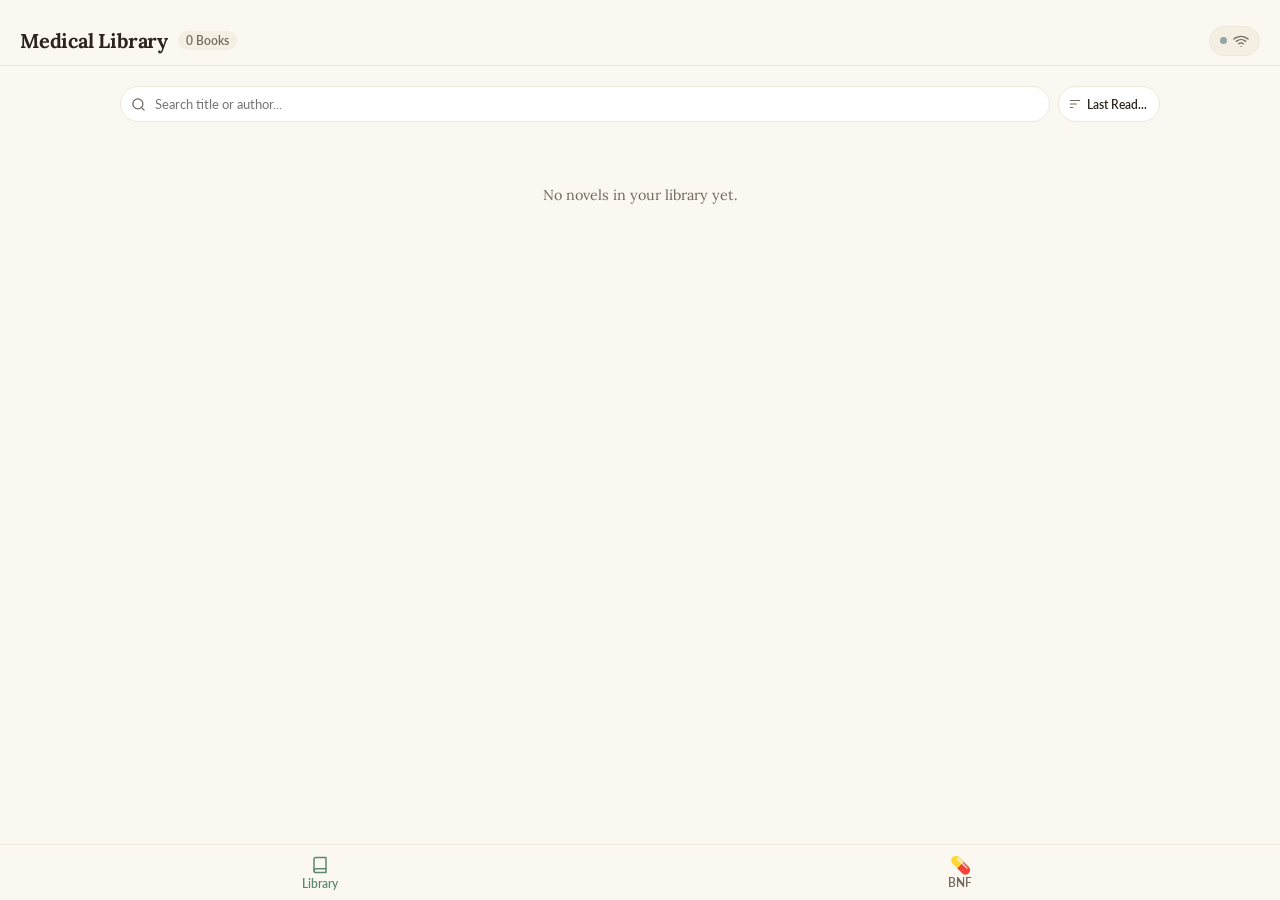
<file: index.html>
<!DOCTYPE html>
<html lang="en">
<head>
  <meta charset="utf-8" />
  <meta name="viewport" content="width=device-width, initial-scale=1.0" />
  <title>Medical Library</title>
  <script>
    window.location.replace('./m/');
  </script>
</head>
<body style="font-family: -apple-system, BlinkMacSystemFont, 'Segoe UI', Roboto, sans-serif; background-color: #fbf8f2; color: #2b231c; display: flex; align-items: center; justify-content: center; height: 100vh; margin: 0;">
  <p>Loading <a href="./m/" style="color: #2563eb; text-decoration: none; font-weight: 600;">Medical Reader</a>...</p>
</body>
</html>
</file>
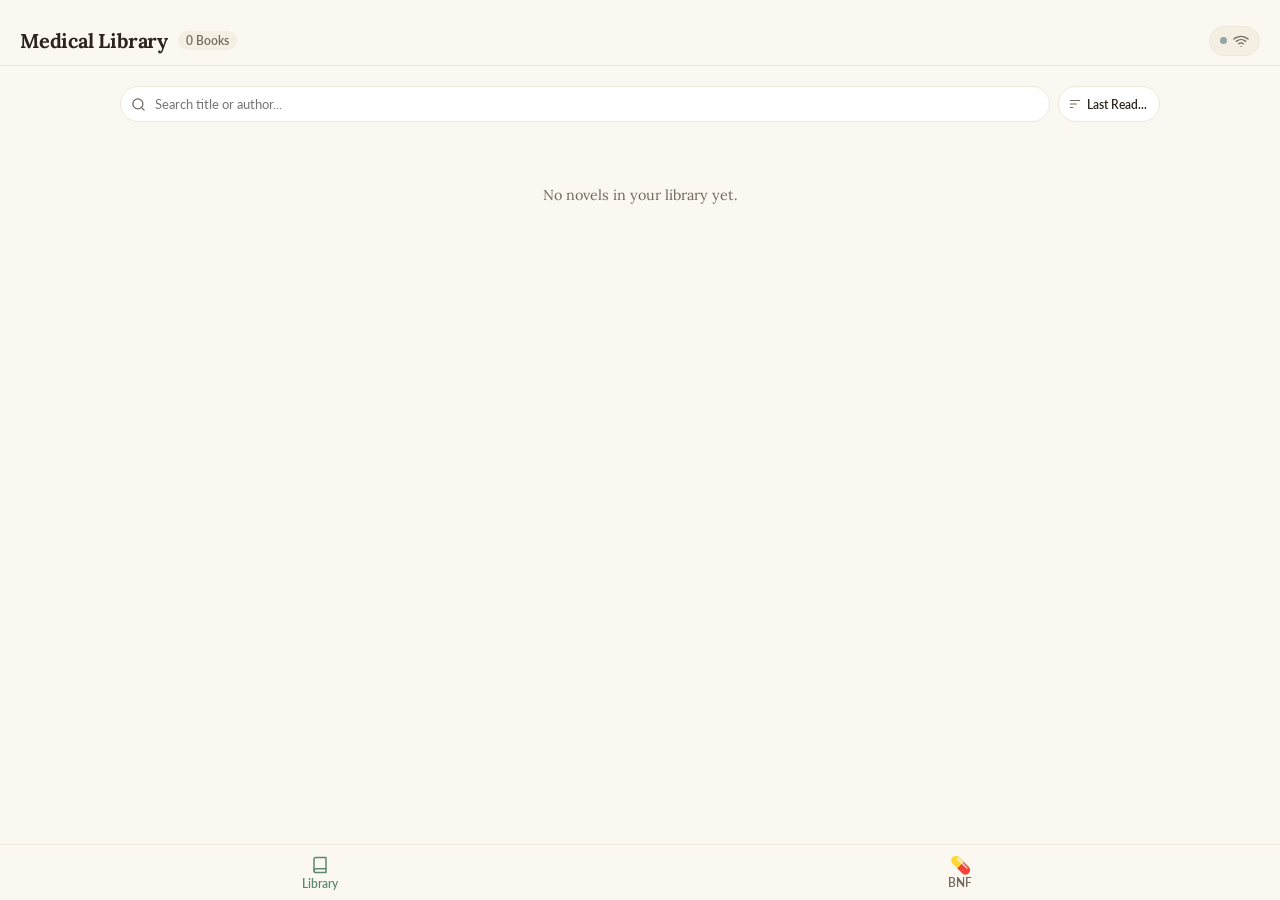
<file: m/index.html>
<!DOCTYPE html>
<html lang="en">
<head>
  <meta charset="utf-8" />
  <meta name="viewport" content="width=device-width, initial-scale=1.0, maximum-scale=1.0, user-scalable=no, viewport-fit=cover" />
  <title>Medical Library</title>

  <!-- PWA & Mobile Meta -->
  <link rel="manifest" href="manifest.json" />
  <meta name="theme-color" content="#fbf8f2" id="meta-theme-color" />
  <meta name="mobile-web-app-capable" content="yes" />
  <meta name="apple-mobile-web-app-capable" content="yes" />
  <meta name="apple-mobile-web-app-status-bar-style" content="default" />
  <meta name="apple-mobile-web-app-title" content="Medical Reader" />
  <link rel="apple-touch-icon" sizes="180x180" href="static/icons/apple-touch-icon.png" />
  <link rel="icon" type="image/svg+xml" href="static/icons/icon.svg" />
  <link rel="icon" type="image/png" sizes="192x192" href="static/icons/icon-192.png" />

  <!-- Google Fonts: Lora, Lato, Cinzel, Noto Serif SC (Matching desktop app) -->
  <link rel="preconnect" href="https://fonts.googleapis.com">
  <link rel="preconnect" href="https://fonts.gstatic.com" crossorigin>
  <link href="https://fonts.googleapis.com/css2?family=Cinzel:wght@500;700&family=Lato:ital,wght@0,300;0,400;0,700;1,300;1,400;1,700&family=Lora:ital,wght@0,400;0,500;0,600;1,400;1,500&family=Noto+Serif+SC:wght@400;600&display=swap" rel="stylesheet">

  <!-- Mobile Styles -->
  <link rel="stylesheet" href="static/css/mobile.css?v=61" />
</head>
<body class="theme-sepia font-serif">
  <div id="app-root">

    <!-- 1. LIBRARY VIEW -->
    <section id="view-library" class="view-pane active">
      <header class="app-header">
        <div class="header-title-group">
          <h1 class="header-page-title">Medical Library</h1>
          <span class="header-count-badge" id="library-count-badge">0 Books</span>
        </div>
        <div class="header-actions">
          <button class="status-wifi-btn" id="m-status-wifi-btn" title="Cloud &amp; Sync Status">
            <span class="status-dot"></span>
            <svg class="status-wifi-svg" width="16" height="16" viewBox="0 0 24 24" fill="none" stroke="currentColor" stroke-width="2" stroke-linecap="round" stroke-linejoin="round">
              <path d="M5 12.55a11 11 0 0 1 14.08 0"></path>
              <path d="M1.42 9a16 16 0 0 1 21.16 0"></path>
              <path d="M8.53 16.11a6 6 0 0 1 6.95 0"></path>
              <line x1="12" y1="20" x2="12.01" y2="20"></line>
            </svg>
          </button>
        </div>
      </header>

      <div class="library-scroll-container">
        <!-- Search and Sort Filter Bar -->
        <div class="library-filter-bar">
          <div class="library-search-wrap">
            <svg class="library-search-icon" width="15" height="15" viewBox="0 0 24 24" fill="none" stroke="currentColor" stroke-width="2" stroke-linecap="round" stroke-linejoin="round">
              <circle cx="11" cy="11" r="8"></circle>
              <line x1="21" y1="21" x2="16.65" y2="16.65"></line>
            </svg>
            <input type="text" id="library-search-input" class="library-search-input" placeholder="Search title or author..." autocomplete="off" autocorrect="off" autocapitalize="off" spellcheck="false" />
            <button type="button" id="btn-clear-library-search" class="btn-clear-library-search" title="Clear search" style="display: none;">
              <svg width="12" height="12" viewBox="0 0 24 24" fill="none" stroke="currentColor" stroke-width="2.5" stroke-linecap="round" stroke-linejoin="round">
                <line x1="18" y1="6" x2="6" y2="18"></line>
                <line x1="6" y1="6" x2="18" y2="18"></line>
              </svg>
            </button>
          </div>

          <div class="library-sort-wrap">
            <svg class="library-sort-icon" width="14" height="14" viewBox="0 0 24 24" fill="none" stroke="currentColor" stroke-width="2" stroke-linecap="round" stroke-linejoin="round">
              <line x1="4" y1="6" x2="20" y2="6"></line>
              <line x1="4" y1="12" x2="14" y2="12"></line>
              <line x1="4" y1="18" x2="8" y2="18"></line>
            </svg>
            <span class="library-sort-label" id="library-sort-label">Last Read...</span>
            <select id="library-sort-select" class="library-sort-select" title="Sort books">
              <option value="last_read" selected>Last Read...</option>
              <option value="date_desc">Date Added...</option>
              <option value="date_asc">Date Added (Oldest)...</option>
              <option value="title_asc">Novel Name (A - Z)...</option>
              <option value="title_desc">Novel Name (Z - A)...</option>
              <option value="author_asc">Author Name (A - Z)...</option>
              <option value="author_desc">Author Name (Z - A)...</option>
              <option value="words_desc">Word Count (High - Low)...</option>
              <option value="words_asc">Word Count (Low - High)...</option>
            </select>
          </div>
        </div>

        <div class="library-books-list" id="library-books-list">
          <!-- Populated dynamically with minimalist borderless book cards -->
        </div>
      </div>
    </section>

    <!-- 2. BOOK OVERVIEW & CHAPTERS VIEW -->
    <section id="view-book" class="view-pane">
      <!-- Clean Top Bar with just Back to Library -->
      <header class="app-header">
        <button class="btn-header-back" id="btn-book-back" title="Back to Library">
          <svg width="20" height="20" viewBox="0 0 24 24" fill="none" stroke="currentColor" stroke-width="2.2" stroke-linecap="round" stroke-linejoin="round">
            <polyline points="15 18 9 12 15 6"></polyline>
          </svg>
          <span>Library</span>
        </button>
      </header>

      <!-- Anchored Book Details Hero (Remains visible while scrolling chapters) -->
      <section class="book-hero-section anchored" id="book-hero-section">
        <h1 class="book-hero-title" id="book-hero-title">Book Title</h1>
        <p class="book-hero-author" id="book-hero-author">by Author</p>

        <div class="book-meta-row" id="book-hero-meta">
          <span class="meta-tag" id="book-meta-genre">WEB NOVEL</span>
          <span class="meta-dot">&bull;</span>
          <span class="meta-tag" id="book-meta-chapters">0 CHAPTERS</span>
          <span class="meta-dot">&bull;</span>
          <span class="meta-tag" id="book-meta-words">0 WORDS</span>
        </div>

        <div class="book-actions-group">
          <button class="btn-continue-reading" id="btn-book-continue">
            <svg width="18" height="18" viewBox="0 0 24 24" fill="none" stroke="currentColor" stroke-width="2.2" stroke-linecap="round" stroke-linejoin="round">
              <polygon points="5 3 19 12 5 21 5 3"></polygon>
            </svg>
            <span id="btn-book-continue-label">Continue — Chapter 1</span>
          </button>

          <!-- Compact Icon-Only Bookmark Button -->
          <button class="btn-jump-bookmark-icon" id="btn-book-bookmark" style="display:none;" title="Jump to bookmark">
            <svg width="18" height="18" viewBox="0 0 24 24" fill="#e67e22" stroke="#d35400" stroke-width="1">
              <path d="M19 21l-7-5-7 5V5a2 2 0 0 1 2-2h10a2 2 0 0 1 2 2z"></path>
            </svg>
          </button>

          <!-- Download for Offline Reading Button -->
          <button class="btn-book-action-icon" id="btn-book-download" title="Download book for offline reading">
            <svg class="icon-download-svg" width="18" height="18" viewBox="0 0 24 24" fill="none" stroke="currentColor" stroke-width="2.2" stroke-linecap="round" stroke-linejoin="round">
              <path d="M21 15v4a2 2 0 0 1-2 2H5a2 2 0 0 1-2-2v-4"></path>
              <polyline points="7 10 12 15 17 10"></polyline>
              <line x1="12" y1="15" x2="12" y2="3"></line>
            </svg>
          </button>

          <!-- Search Button Next to Bookmark -->
          <button class="btn-book-action-icon" id="btn-book-search" title="Search novel">
            <svg width="18" height="18" viewBox="0 0 24 24" fill="none" stroke="currentColor" stroke-width="2.2" stroke-linecap="round" stroke-linejoin="round">
              <circle cx="11" cy="11" r="8"></circle>
              <line x1="21" y1="21" x2="16.65" y2="16.65"></line>
            </svg>
          </button>
        </div>
      </section>

      <!-- Scrollable Chapters Directory Underneath Anchored Hero -->
      <div class="chapter-directory-scroll">
        <section class="chapter-directory-wrapper">
          <div class="directory-header-row">
            <span class="directory-title">Chapters</span>
            <span class="directory-count" id="book-ch-count-badge">0</span>
          </div>

          <div class="search-input-wrap">
            <svg width="16" height="16" viewBox="0 0 24 24" fill="none" stroke="currentColor" stroke-width="2" stroke-linecap="round" stroke-linejoin="round">
              <circle cx="11" cy="11" r="8"></circle>
              <line x1="21" y1="21" x2="16.65" y2="16.65"></line>
            </svg>
            <input type="text" class="directory-search-input" id="input-chapter-search" placeholder="Filter chapters..." autocomplete="off" autocorrect="off" autocapitalize="off" spellcheck="false" />
            <button type="button" id="btn-clear-chapter-search" class="btn-search-clear" style="display: none;" title="Clear filter">&times;</button>
          </div>

          <div class="chapter-items-list" id="chapters-list-container">
            <!-- Dynamically populated rows with green last-read highlight and orange bookmark symbol -->
          </div>
        </section>
      </div>
    </section>

    <!-- 3. GLOSSARY SHELVES VIEW -->
    <section id="view-glossary" class="view-pane">
      <header class="app-header">
        <button class="btn-header-back" id="btn-glossary-back" title="Back to Chapters">
          <svg width="20" height="20" viewBox="0 0 24 24" fill="none" stroke="currentColor" stroke-width="2.2" stroke-linecap="round" stroke-linejoin="round">
            <polyline points="15 18 9 12 15 6"></polyline>
          </svg>
          <span>Chapters</span>
        </button>

        <div class="header-title-group" style="gap: 8px;">
          <h1 class="header-page-title">Glossary</h1>
          <span class="header-count-badge" id="glossary-total-badge">0</span>
        </div>

        <div style="display: flex; align-items: center; gap: 6px;">
          <button class="btn-header-add" id="btn-glossary-add-lore" title="Add lore entry">
            <svg width="16" height="16" viewBox="0 0 24 24" fill="none" stroke="currentColor" stroke-width="2.5" stroke-linecap="round" stroke-linejoin="round">
              <line x1="12" y1="5" x2="12" y2="19"></line>
              <line x1="5" y1="12" x2="19" y2="12"></line>
            </svg>
            <span>Add</span>
          </button>
        </div>
      </header>

      <div class="glossary-scroll-container">
        <!-- Controls: Search, Category Filter, and Sort -->
        <div class="glossary-controls-section">
          <div class="search-input-wrap" style="margin-bottom: 10px;">
            <svg width="16" height="16" viewBox="0 0 24 24" fill="none" stroke="currentColor" stroke-width="2" stroke-linecap="round" stroke-linejoin="round">
              <circle cx="11" cy="11" r="8"></circle>
              <line x1="21" y1="21" x2="16.65" y2="16.65"></line>
            </svg>
            <input type="text" class="directory-search-input" id="input-glossary-search" placeholder="Search lore, aliases, Chinese..." autocomplete="off" autocorrect="off" autocapitalize="off" spellcheck="false" />
            <button type="button" id="btn-clear-glossary-search" class="btn-search-clear" style="display: none;" title="Clear search">&times;</button>
          </div>

          <div class="glossary-dropdowns-row">
            <select class="glossary-select" id="select-glossary-category">
              <option value="all">All Categories</option>
              <option value="Anatomy">Anatomy</option>
              <option value="Pathology / Disease">Pathology &amp; Disease</option>
              <option value="Concept">Concepts &amp; Scores</option>
              <option value="Instrument / Device">Instruments &amp; Devices</option>
              <option value="Drug">Drugs &amp; Pharmacology</option>
            </select>

            <select class="glossary-select" id="select-glossary-sort">
              <option value="relevance">By Mentions</option>
              <option value="alpha">A to Z</option>
              <option value="time_newest">Newest Added</option>
            </select>
          </div>
        </div>

        <!-- 5 Category Horizontal Shelves Container -->
        <div class="glossary-shelves-container" id="glossary-shelves-container">
          <!-- Dynamically populated horizontal shelves -->
        </div>
      </div>
    </section>

    <!-- 4. READER VIEW -->
    <section id="view-reader" class="view-pane" style="padding-top:0; padding-bottom:0;">
      <div class="reader-container">
        <!-- Reading Progress Bar -->
        <div class="reader-progress-line" id="reader-progress-line"></div>

        <!-- Collapsible Reader Top Bar -->
        <header class="reader-top-bar" id="reader-top-bar">
          <button class="btn-reader-action" id="btn-reader-back" title="Back to Chapters">
            <svg width="20" height="20" viewBox="0 0 24 24" fill="none" stroke="currentColor" stroke-width="2.2" stroke-linecap="round" stroke-linejoin="round">
              <polyline points="15 18 9 12 15 6"></polyline>
            </svg>
          </button>

          <div class="reader-title-wrap">
            <div class="reader-chapter-dropdown-wrap">
              <span class="reader-chapter-name" id="reader-top-title">Chapter</span>
              <svg class="reader-chapter-dropdown-arrow" width="12" height="12" viewBox="0 0 24 24" fill="none" stroke="currentColor" stroke-width="2.5" stroke-linecap="round" stroke-linejoin="round">
                <polyline points="6 9 12 15 18 9"></polyline>
              </svg>
              <select id="reader-chapter-select" class="reader-chapter-select" title="Jump to chapter">
                <!-- Dynamically populated options -->
              </select>
            </div>
          </div>

          <div class="reader-actions-right">
            <!-- Reader Highlights & Notes Button -->
            <button class="btn-reader-action" id="btn-reader-notes" title="Notes & Highlights">
              <svg width="18" height="18" viewBox="0 0 24 24" fill="none" stroke="currentColor" stroke-width="2" stroke-linecap="round" stroke-linejoin="round">
                <path d="M4 19.5v-15A2.5 2.5 0 0 1 6.5 2H20v20H6.5a2.5 2.5 0 0 1-2.5-2.5Z"></path>
                <path d="M6 6h10"></path>
                <path d="M6 10h10"></path>
              </svg>
            </button>

            <!-- Reader Search Button -->
            <button class="btn-reader-action" id="btn-reader-search" title="Search novel">
              <svg width="18" height="18" viewBox="0 0 24 24" fill="none" stroke="currentColor" stroke-width="2" stroke-linecap="round" stroke-linejoin="round">
                <circle cx="11" cy="11" r="8"></circle>
                <line x1="21" y1="21" x2="16.65" y2="16.65"></line>
              </svg>
            </button>

            <!-- Reader Settings Button -->
            <button class="btn-reader-action" id="btn-reader-settings" title="Typography &amp; Theme">
              <svg width="18" height="18" viewBox="0 0 24 24" fill="none" stroke="currentColor" stroke-width="2" stroke-linecap="round" stroke-linejoin="round">
                <circle cx="12" cy="12" r="3"></circle>
                <path d="M19.4 15a1.65 1.65 0 0 0 .33 1.82l.06.06a2 2 0 0 1 0 2.83 2 2 0 0 1-2.83 0l-.06-.06a1.65 1.65 0 0 0-1.82-.33 1.65 1.65 0 0 0-1 1.51V21a2 2 0 0 1-2 2 2 2 0 0 1-2-2v-.09A1.65 1.65 0 0 0 9 19.4a1.65 1.65 0 0 0-1.82.33l-.06.06a2 2 0 0 1-2.83 0 2 2 0 0 1 0-2.83l.06-.06a1.65 1.65 0 0 0 .33-1.82 1.65 1.65 0 0 0-1.51-1H3a2 2 0 0 1-2-2 2 2 0 0 1 2-2h.09A1.65 1.65 0 0 0 4.6 9a1.65 1.65 0 0 0-.33-1.82l-.06-.06a2 2 0 0 1 0-2.83 2 2 0 0 1 2.83 0l.06.06a1.65 1.65 0 0 0 1.82.33H9a1.65 1.65 0 0 0 1-1.51V3a2 2 0 0 1 2-2 2 2 0 0 1 2 2v.09a1.65 1.65 0 0 0 1 1.51 1.65 1.65 0 0 0 1.82-.33l.06-.06a2 2 0 0 1 2.83 0 2 2 0 0 1 0 2.83l-.06.06a1.65 1.65 0 0 0-.33 1.82V9a1.65 1.65 0 0 0 1.51 1H21a2 2 0 0 1 2 2 2 2 0 0 1-2 2h-.09a1.65 1.65 0 0 0-1.51 1z"></path>
              </svg>
            </button>
          </div>
        </header>

        <!-- Reader Text Scroll Area -->
        <main class="reader-scroll-canvas" id="reader-scroll-canvas">
          <div class="reader-heading-block">
            <span class="reader-ch-num" id="canvas-ch-num">CHAPTER 1</span>
            <h1 class="reader-ch-title" id="canvas-ch-title">Prologue</h1>
          </div>
          <div class="reader-body-text" id="reader-body-text">
            <!-- Chapter paragraphs rendered here -->
          </div>
        </main>

        <!-- Floating Text Selection Actions Bubble (Strictly Sans Font) -->
        <div class="floating-selection-bubble" id="mobile-selection-bar" style="display:none;">
          <div class="selection-actions-pill">
            <button type="button" class="btn-selection-action" id="btn-selection-add-lore" title="Add to Glossary">
              <span id="mobile-selection-btn-icon" class="selection-action-icon">
                <svg width="14" height="14" viewBox="0 0 24 24" fill="none" stroke="currentColor" stroke-width="2.2" stroke-linecap="round" stroke-linejoin="round">
                  <line x1="12" y1="5" x2="12" y2="19"></line>
                  <line x1="5" y1="12" x2="19" y2="12"></line>
                </svg>
              </span>
              <span id="mobile-selection-btn-text">Add to Glossary</span>
            </button>
            <div class="selection-action-sep" id="selection-sep-1"></div>
            <button type="button" class="btn-selection-action" id="btn-selection-highlight" title="Highlight text">
              <span class="selection-action-icon">
                <svg width="14" height="14" viewBox="0 0 24 24" fill="none" stroke="currentColor" stroke-width="2.2" stroke-linecap="round" stroke-linejoin="round">
                  <path d="m9 11-6 6v3h3l6-6"></path>
                  <path d="m22 7-4.5-4.5c-.8-.8-2-.8-2.8 0l-3.2 3.2 7.3 7.3 3.2-3.2c.8-.8.8-2 0-2.8Z"></path>
                </svg>
              </span>
              <span>Highlight</span>
            </button>
            <div class="selection-action-sep" id="selection-sep-2"></div>
            <button type="button" class="btn-selection-action" id="btn-selection-note" title="Add Note">
              <span class="selection-action-icon">
                <svg width="14" height="14" viewBox="0 0 24 24" fill="none" stroke="currentColor" stroke-width="2.2" stroke-linecap="round" stroke-linejoin="round">
                  <path d="M12 20h9"></path>
                  <path d="M16.5 3.5a2.121 2.121 0 0 1 3 3L7 19l-4 1 1-4L16.5 3.5z"></path>
                </svg>
              </span>
              <span>Add Note</span>
            </button>
          </div>
        </div>

        <!-- Grounded Reader Bottom Stepper (Firmly pinned to bottom) -->
        <footer class="reader-bottom-stepper" id="reader-bottom-stepper">
          <button class="btn-step" id="btn-step-prev">
            <svg width="16" height="16" viewBox="0 0 24 24" fill="none" stroke="currentColor" stroke-width="2.2" stroke-linecap="round" stroke-linejoin="round">
              <polyline points="15 18 9 12 15 6"></polyline>
            </svg>
            <span>Prev</span>
          </button>
          <span class="reader-step-indicator" id="stepper-ch-label">Ch 1 / 1</span>
          <button class="btn-step" id="btn-step-next">
            <span>Next</span>
            <svg width="16" height="16" viewBox="0 0 24 24" fill="none" stroke="currentColor" stroke-width="2.2" stroke-linecap="round" stroke-linejoin="round">
              <polyline points="9 18 15 12 9 6"></polyline>
            </svg>
          </button>
        </footer>
      </div>
    </section>

    <!-- 4. BNF 85 Formulary Browser Pane -->
    <section id="view-bnf" class="view-pane">
      <header class="app-header">
        <button class="btn-header-back" id="btn-bnf-back" title="Back">
          <svg width="20" height="20" viewBox="0 0 24 24" fill="none" stroke="currentColor" stroke-width="2.2" stroke-linecap="round" stroke-linejoin="round">
            <polyline points="15 18 9 12 15 6"></polyline>
          </svg>
          <span id="btn-bnf-back-label">Library</span>
        </button>

        <div class="header-title-group" style="gap: 8px;">
          <h1 class="header-page-title">BNF 85</h1>
          <span class="header-count-badge" id="m-bnf-count-badge">1,699</span>
        </div>
      </header>

      <div class="bnf-mobile-scroll-container">
        <!-- Search & Filter Controls -->
        <div class="bnf-mobile-controls" style="padding: 12px 16px; background: var(--bg-card); border-bottom: 1px solid var(--border-light);">
          <div class="search-input-wrap">
            <svg width="16" height="16" viewBox="0 0 24 24" fill="none" stroke="currentColor" stroke-width="2" stroke-linecap="round" stroke-linejoin="round">
              <circle cx="11" cy="11" r="8"></circle>
              <line x1="21" y1="21" x2="16.65" y2="16.65"></line>
            </svg>
            <input type="text" class="directory-search-input" id="m-input-bnf-search" placeholder="Search drugs, brands (Lopressor), indications..." autocomplete="off" autocorrect="off" autocapitalize="off" spellcheck="false" />
            <button type="button" id="m-btn-clear-bnf-search" class="btn-search-clear" style="display: none;" title="Clear search">&times;</button>
          </div>

          <div class="bnf-mobile-chapter-wrap" style="margin-top: 8px;">
            <select class="glossary-select" id="m-select-bnf-chapter" style="width: 100%;">
              <option value="all">All BNF Chapters (1,699 drugs)</option>
              <option value="Gastro-intestinal">Chapter 1: Gastro-intestinal</option>
              <option value="Cardiovascular">Chapter 2: Cardiovascular</option>
              <option value="Respiratory">Chapter 3: Respiratory</option>
              <option value="Nervous">Chapter 4: Nervous system</option>
              <option value="Infection">Chapter 5: Infection</option>
              <option value="Endocrine">Chapter 6: Endocrine</option>
              <option value="Genito-urinary">Chapter 7: Genito-urinary</option>
              <option value="Immune">Chapter 8: Immune &amp; Malignant</option>
              <option value="Blood">Chapter 9: Blood and nutrition</option>
              <option value="Musculoskeletal">Chapter 10: Musculoskeletal</option>
              <option value="Eye">Chapter 11: Eye</option>
              <option value="Ear">Chapter 12: Ear, nose &amp; oropharynx</option>
              <option value="Skin">Chapter 13: Skin</option>
              <option value="Vaccines">Chapter 14: Vaccines</option>
              <option value="Anaesthesia">Chapter 15: Anaesthesia</option>
              <option value="Poisoning">Chapter 16: Poisoning &amp; Overdose</option>
            </select>
          </div>
        </div>

        <!-- Drug Cards List -->
        <div class="bnf-mobile-drugs-list" id="m-bnf-drugs-list" style="padding: 12px 16px 80px 16px; display: flex; flex-direction: column; gap: 10px;">
          <!-- Injected dynamically -->
        </div>
      </div>
    </section>

    <!-- Bottom Navigation Bar -->
    <nav class="bottom-nav-bar" id="bottom-nav">
      <!-- Home Scope (Library Shelf & BNF) -->
      <button class="nav-item active" id="nav-tab-library" data-tab="library">
        <svg width="18" height="18" viewBox="0 0 24 24" fill="none" stroke="currentColor" stroke-width="2" stroke-linecap="round" stroke-linejoin="round">
          <path d="M4 19.5A2.5 2.5 0 0 1 6.5 17H20"></path>
          <path d="M6.5 2H20v20H6.5A2.5 2.5 0 0 1 4 19.5v-15A2.5 2.5 0 0 1 6.5 2z"></path>
        </svg>
        <span>Library</span>
      </button>

      <button class="nav-item" id="nav-tab-bnf" data-tab="bnf" title="BNF Formulary">
        <span style="font-size: 17px; line-height: 1;">💊</span>
        <span>BNF</span>
      </button>

      <!-- In-Book Scope (Chapters & Glossary) -->
      <button class="nav-item" id="nav-tab-chapters" data-tab="chapters" style="display: none;">
        <svg width="18" height="18" viewBox="0 0 24 24" fill="none" stroke="currentColor" stroke-width="2" stroke-linecap="round" stroke-linejoin="round">
          <line x1="8" y1="6" x2="21" y2="6"></line>
          <line x1="8" y1="12" x2="21" y2="12"></line>
          <line x1="8" y1="18" x2="21" y2="18"></line>
          <line x1="3" y1="6" x2="3.01" y2="6"></line>
          <line x1="3" y1="12" x2="3.01" y2="12"></line>
          <line x1="3" y1="18" x2="3.01" y2="18"></line>
        </svg>
        <span>Chapters</span>
      </button>

      <button class="nav-item" id="nav-tab-glossary" data-tab="glossary" title="Glossary" style="display: none;">
        <svg width="18" height="18" viewBox="0 0 24 24" fill="none" stroke="currentColor" stroke-width="2" stroke-linecap="round" stroke-linejoin="round">
          <polygon points="12 2 2 7 12 12 22 7 12 2"></polygon>
          <polyline points="2 17 12 22 22 17"></polyline>
          <polyline points="2 12 12 17 22 12"></polyline>
        </svg>
        <span>Glossary</span>
      </button>
    </nav>

    <!-- Bottom Sheet: Mobile BNF Monograph Inspector -->
    <div class="sheet-backdrop" id="m-sheet-backdrop-bnf" style="display: none;">
      <div class="sheet-card" id="m-sheet-card-bnf" style="max-height: 85vh; display: flex; flex-direction: column;">
        <div class="sheet-header">
          <div style="display: flex; flex-direction: column; gap: 4px; flex: 1;">
            <div style="display: flex; align-items: center; gap: 6px;">
              <span style="background:#dbeafe; color:#1e40af; font-size:0.68rem; font-weight:700; padding:2px 6px; border-radius:4px;">DRUG</span>
              <span id="m-modal-bnf-chapter" style="font-size:0.72rem; color:var(--text-muted); font-weight:600;">Chapter</span>
            </div>
            <h2 class="sheet-title" id="m-modal-bnf-title" style="margin: 0; font-size: 1.25rem;">Drug Name</h2>
            <div id="m-modal-bnf-aliases" style="display: flex; flex-wrap: wrap; gap: 4px; margin-top: 4px;"></div>
          </div>
          <button class="btn-sheet-close" id="m-btn-close-bnf-sheet" title="Close monograph">&times;</button>
        </div>

        <div class="sheet-body" id="m-modal-bnf-body" style="overflow-y: auto; padding: 16px 20px; flex: 1;">
          <div style="font-size: 0.74rem; font-weight: 700; color: #1e3a8a; text-transform: uppercase; margin-bottom: 8px;">
            INDICATIONS AND DOSE (BNF 85)
          </div>
          <div id="m-modal-bnf-dosage-text" style="font-size: 0.88rem; line-height: 1.5;"></div>
        </div>

        <div style="padding: 12px 20px; border-top: 1px solid var(--border-light); display: flex; gap: 10px; background: var(--bg-main);">
          <button type="button" class="btn-sheet-action" id="m-btn-copy-bnf" style="flex: 1; padding: 12px; font-weight: 600; font-size: 0.9rem; border-radius: 8px; border: 1px solid var(--border-light); background: var(--bg-card); color: var(--text-main);">
            Copy Dosage
          </button>
        </div>
      </div>
    </div>

    <!-- Bottom Sheet: Reader Typography & Theme Settings (No background blur) -->
    <div class="sheet-backdrop" id="sheet-backdrop-settings">
      <div class="sheet-card" id="sheet-card-settings">
        <div class="sheet-handle"></div>
        <div class="sheet-header">
          <h3 class="sheet-title">Reader Settings</h3>
          <button class="btn-sheet-close" id="btn-settings-close" title="Close settings">
            <svg width="18" height="18" viewBox="0 0 24 24" fill="none" stroke="currentColor" stroke-width="2">
              <line x1="18" y1="6" x2="6" y2="18"></line>
              <line x1="6" y1="6" x2="18" y2="18"></line>
            </svg>
          </button>
        </div>

        <div class="settings-options-list">
          <!-- Font Family -->
          <div class="settings-row">
            <label class="settings-label">Font Family</label>
            <div class="segmented-control">
              <button class="seg-btn active" id="btn-font-serif">Serif</button>
              <button class="seg-btn" id="btn-font-sans">Sans</button>
            </div>
          </div>

          <!-- Font Size -->
          <div class="settings-row">
            <label class="settings-label">Font Size</label>
            <div class="segmented-control">
              <button class="seg-btn" id="btn-size-dec">A-</button>
              <button class="seg-btn" id="btn-size-inc">A+</button>
            </div>
          </div>

          <!-- Theme -->
          <div class="settings-row">
            <label class="settings-label">Theme</label>
            <div class="segmented-control">
              <button class="seg-btn" id="btn-theme-light">Light</button>
              <button class="seg-btn active" id="btn-theme-sepia">Sepia</button>
              <button class="seg-btn" id="btn-theme-dark">Dark</button>
            </div>
          </div>
        </div>
      </div>
    </div>

    <!-- Bottom Sheet: Lore Card Popup (Matched to Desktop Web App Layout) -->
    <div class="sheet-backdrop" id="sheet-backdrop-lore">
      <div class="sheet-card" id="sheet-card-lore">
        <div class="sheet-handle"></div>
        <div class="sheet-header">
          <button class="btn-sheet-text-action" id="btn-sheet-lore-edit">Edit</button>
          <button class="btn-sheet-close" id="btn-sheet-lore-close" title="Close">
            <svg width="18" height="18" viewBox="0 0 24 24" fill="none" stroke="currentColor" stroke-width="2">
              <line x1="18" y1="6" x2="6" y2="18"></line>
              <line x1="6" y1="6" x2="18" y2="18"></line>
            </svg>
          </button>
        </div>
        <div class="lore-card-body" id="sheet-lore-content">
          <!-- Populated dynamically with exact desktop layout -->
        </div>
      </div>
    </div>

    <!-- Bottom Sheet: Add / Edit Lore Entry (With Web Autofill & AI Lookup, No redundant Chinese input) -->
    <div class="sheet-backdrop" id="sheet-backdrop-edit">
      <div class="sheet-card" id="sheet-card-edit" style="max-height: 88vh;">
        <div class="sheet-handle"></div>
        <div class="sheet-header">
          <h3 class="sheet-title" id="edit-sheet-heading">Add Lore Entry</h3>
          <button type="button" class="btn-sheet-close" id="btn-edit-close" title="Close">
            <svg width="18" height="18" viewBox="0 0 24 24" fill="none" stroke="currentColor" stroke-width="2">
              <line x1="18" y1="6" x2="6" y2="18"></line>
              <line x1="6" y1="6" x2="18" y2="18"></line>
            </svg>
          </button>
        </div>

        <!-- Web Autofill / Wiki Scraper Panel -->
        <div class="wiki-import-panel">
          <label class="form-label">IMPORT FROM WEB LINK (WIKI)</label>
          <div class="wiki-input-row">
            <input type="text" class="form-input" id="edit-wiki-url" placeholder="Paste Fandom wiki URL or page title..." />
            <button type="button" class="btn-wiki-scrape" id="btn-wiki-import">Import</button>
          </div>
        </div>

        <form id="form-edit-lore" class="lore-edit-form">
          <input type="hidden" id="edit-lore-id" value="" />

          <div class="form-group">
            <label class="form-label">CATEGORY *</label>
            <select class="form-select" id="edit-lore-category" required>
              <option value="Anatomy">Anatomy</option>
              <option value="Pathology / Disease">Pathology / Disease</option>
              <option value="Concept">Concept</option>
              <option value="Instrument / Device">Instrument / Device</option>
              <option value="Drug">Drug</option>
            </select>
          </div>

          <div class="form-group">
            <div class="form-label-row">
              <label class="form-label">PRIMARY NAME *</label>
              <button type="button" class="btn-ai-autofill" id="btn-ai-fill">Autofill</button>
            </div>
            <input type="text" class="form-input" id="edit-lore-name" placeholder="e.g. Tension Pneumothorax, Ceftriaxone, GCS" required />
          </div>

          <div class="form-group">
            <label class="form-label">ORGAN SYSTEM / SPECIALTY / CLASS</label>
            <input type="text" class="form-input" id="edit-lore-affiliation" placeholder="e.g. Emergency Medicine, Pulmonology" />
          </div>

          <div class="form-group">
            <label class="form-label">AKA (Also Known As / Acronyms / Brands)</label>
            <div class="alias-tags-container" id="edit-lore-alias-container">
              <div class="alias-tags-list" id="edit-lore-alias-list"></div>
              <input type="text" class="alias-tag-input" id="edit-lore-aliases" placeholder="Type AKA, press Enter..." autocomplete="off" autocorrect="off" autocapitalize="off" spellcheck="false" />
            </div>
          </div>

          <div class="form-group">
            <label class="form-label">IMAGE / DIAGRAM URL (OPTIONAL)</label>
            <input type="text" class="form-input" id="edit-lore-image" placeholder="e.g. https://... or diagram link" />
          </div>

          <div class="form-group">
            <label class="form-label">CLINICAL SUMMARY &amp; PEARLS</label>
            <textarea class="form-textarea" id="edit-lore-summary" rows="4" placeholder="Comprehensive clinical definition, presentation, diagnostic criteria, and management pearls..."></textarea>
          </div>

          <div class="form-group" id="group-edit-lore-bnf">
            <div class="form-label-row">
              <label class="form-label">BNF INDICATIONS &amp; DOSAGE (DRUGS)</label>
              <button type="button" class="btn-ai-autofill" id="btn-bnf-mobile-fill">Fetch BNF 85</button>
            </div>
            <textarea class="form-textarea" id="edit-lore-bnf" rows="3" placeholder="Adult/elderly dose, routes..." style="font-family: monospace; font-size: 0.8rem;"></textarea>
          </div>

          <div class="form-actions-row">
            <button type="button" class="btn-form-delete" id="btn-edit-delete" style="display:none;">Delete</button>
            <div style="flex:1;"></div>
            <button type="button" class="btn-form-cancel" id="btn-edit-cancel">Cancel</button>
            <button type="submit" class="btn-form-save" id="btn-edit-save">Save Entry</button>
          </div>
        </form>
      </div>
    </div>

    <!-- Full-Page Slide-Up Search View -->
    <div class="mobile-search-overlay" id="mobile-search-overlay">
      <header class="mobile-search-header">
        <div class="mobile-search-title-row">
          <svg width="18" height="18" viewBox="0 0 24 24" fill="none" stroke="currentColor" stroke-width="2.2" stroke-linecap="round" stroke-linejoin="round">
            <circle cx="11" cy="11" r="8"></circle>
            <line x1="21" y1="21" x2="16.65" y2="16.65"></line>
          </svg>
          <span class="mobile-search-header-title">Search</span>
        </div>
        <button class="btn-search-close" id="btn-search-close" title="Close search">
          <svg width="20" height="20" viewBox="0 0 24 24" fill="none" stroke="currentColor" stroke-width="2" stroke-linecap="round" stroke-linejoin="round">
            <line x1="18" y1="6" x2="6" y2="18"></line>
            <line x1="6" y1="6" x2="18" y2="18"></line>
          </svg>
        </button>
      </header>

      <div class="mobile-search-bar-wrap">
        <div class="mobile-search-input-box">
          <svg class="search-box-icon" width="16" height="16" viewBox="0 0 24 24" fill="none" stroke="currentColor" stroke-width="2" stroke-linecap="round" stroke-linejoin="round">
            <circle cx="11" cy="11" r="8"></circle>
            <line x1="21" y1="21" x2="16.65" y2="16.65"></line>
          </svg>
          <input type="text" id="mobile-search-input" class="mobile-search-input" placeholder="Search chapters, dialogue, lore..." autocomplete="off" autocorrect="off" autocapitalize="off" spellcheck="false" />
          <button type="button" id="btn-mobile-search-clear" class="btn-search-clear" style="display:none;" title="Clear search">&times;</button>
        </div>
      </div>

      <!-- Scope Filter Pills -->
      <div class="mobile-search-pills" id="mobile-search-pills">
        <button class="search-pill active" data-scope="all">All <span class="pill-count" id="m-count-all">0</span></button>
        <button class="search-pill" data-scope="this_chapter" id="m-pill-this-chapter">This Chapter <span class="pill-count" id="m-count-this-chapter">0</span></button>
        <button class="search-pill" data-scope="all_chapters">All Chapters <span class="pill-count" id="m-count-all-chapters">0</span></button>
        <button class="search-pill" data-scope="lore" id="m-pill-lore">Lore Glossary <span class="pill-count" id="m-count-lore">0</span></button>
      </div>

      <!-- Scrollable Results Container -->
      <div class="mobile-search-results-area" id="mobile-search-results-area">
        <div class="search-empty-state" id="m-search-empty-state">
          <p>Type at least 2 characters to search dialogue, scenes, character names, or lore across this novel.</p>
        </div>
        <div class="search-loading-state" id="m-search-loading-state" style="display: none;">
          <span class="search-spinner"></span>
          <span>Searching...</span>
        </div>
        <div class="mobile-search-results-list" id="m-search-results-list" style="display: none;">
          <!-- Injected dynamically -->
        </div>
      </div>
    </div>

    <!-- Sync & Connection Status Popover Modal (Strictly Sans Font) -->
    <div class="sheet-backdrop modal-mode" id="modal-sync-status" style="display: none;">
      <div class="sheet-card sync-status-card">
        <div class="sync-status-header">
          <div class="sync-status-title-row">
            <svg class="sync-status-wifi-icon" width="18" height="18" viewBox="0 0 24 24" fill="none" stroke="currentColor" stroke-width="2" stroke-linecap="round" stroke-linejoin="round">
              <path d="M5 12.55a11 11 0 0 1 14.08 0"></path>
              <path d="M1.42 9a16 16 0 0 1 21.16 0"></path>
              <path d="M8.53 16.11a6 6 0 0 1 6.95 0"></path>
              <line x1="12" y1="20" x2="12.01" y2="20"></line>
            </svg>
            <h3 class="sync-status-title">Connection &amp; Sync</h3>
          </div>
          <button class="btn-sheet-close" id="btn-close-sync-status" title="Close">&times;</button>
        </div>
        <div class="sync-status-body">
          <div class="sync-info-row">
            <span class="sync-label">Cloud Database</span>
            <span class="sync-val" id="sync-val-cloud">Connected (Supabase)</span>
          </div>
          <div class="sync-info-row">
            <span class="sync-label">Gemini AI</span>
            <span class="sync-val" id="sync-val-gemini">Ready</span>
          </div>
          <div class="sync-info-row">
            <span class="sync-label">Last Synced</span>
            <span class="sync-val" id="sync-val-time">Just now</span>
          </div>
          <div class="sync-info-row">
            <span class="sync-label">Offline Storage</span>
            <span class="sync-val" id="sync-val-offline">IndexedDB Active</span>
          </div>
        </div>
        <div class="sync-status-actions">
          <button class="btn-sync-now" id="btn-sync-now-action">Sync Now</button>
        </div>
      </div>
    </div>

    <!-- Bottom Sheet: Add / Edit Reader Note (Strictly Sans Font) -->
    <div class="sheet-backdrop" id="sheet-backdrop-note-edit">
      <div class="sheet-card note-modal-card" id="sheet-card-note-edit">
        <div class="sheet-handle"></div>
        <div class="sheet-header">
          <h3 class="sheet-title" id="note-edit-title">Add Note</h3>
          <button type="button" class="btn-sheet-close" id="btn-note-edit-close" title="Close">
            <svg width="18" height="18" viewBox="0 0 24 24" fill="none" stroke="currentColor" stroke-width="2">
              <line x1="18" y1="6" x2="6" y2="18"></line>
              <line x1="6" y1="6" x2="18" y2="18"></line>
            </svg>
          </button>
        </div>

        <div class="note-quote-box" id="note-edit-quote-box">
          <svg class="note-quote-icon" width="14" height="14" viewBox="0 0 24 24" fill="currentColor">
            <path d="M14.017 21v-7.391c0-5.704 3.731-9.57 8.983-10.609l.995 2.151c-2.432.917-3.995 3.638-3.995 5.849h4v10h-9.983zm-14.017 0v-7.391c0-5.704 3.748-9.57 9-10.609l.996 2.151c-2.433.917-3.996 3.638-3.996 5.849h3.983v10h-9.983z"></path>
          </svg>
          <span class="note-quote-text" id="note-edit-quote-text">Quoted text excerpt...</span>
        </div>

        <div class="note-form-group">
          <label class="form-label">YOUR NOTE</label>
          <textarea class="note-textarea" id="note-edit-textarea" rows="4" placeholder="Write personal reflections, connections, or notes on this passage..."></textarea>
        </div>

        <div class="form-actions-row" style="margin-top: 14px;">
          <button type="button" class="btn-form-delete" id="btn-note-edit-delete" style="display:none;">Delete</button>
          <div style="flex:1;"></div>
          <button type="button" class="btn-form-cancel" id="btn-note-edit-cancel">Cancel</button>
          <button type="button" class="btn-form-save" id="btn-note-edit-save">Save Note</button>
        </div>
      </div>
    </div>

    <!-- Bottom Sheet: View Reader Note (Popup on Tapping Underlined Words) -->
    <div class="sheet-backdrop" id="sheet-backdrop-note-view">
      <div class="sheet-card note-modal-card" id="sheet-card-note-view">
        <div class="sheet-handle"></div>
        <div class="sheet-header">
          <div class="note-view-header-left">
            <span class="note-chapter-badge" id="note-view-ch-badge">CHAPTER 1</span>
            <span class="note-type-badge" id="note-view-type-badge">Personal Note</span>
          </div>
          <div class="note-view-header-actions">
            <button type="button" class="btn-sheet-text-action" id="btn-note-view-edit">Edit</button>
            <button type="button" class="btn-sheet-close" id="btn-note-view-close" title="Close">
              <svg width="18" height="18" viewBox="0 0 24 24" fill="none" stroke="currentColor" stroke-width="2">
                <line x1="18" y1="6" x2="6" y2="18"></line>
                <line x1="6" y1="6" x2="18" y2="18"></line>
              </svg>
            </button>
          </div>
        </div>

        <div class="note-view-body">
          <div class="note-quote-box" id="note-view-quote-box">
            <span class="note-quote-text" id="note-view-quote-text">Quoted text...</span>
          </div>

          <div class="note-view-content" id="note-view-content">
            <!-- User note displayed here -->
          </div>

          <div class="note-view-footer">
            <span class="note-view-date" id="note-view-date"></span>
            <button type="button" class="btn-note-remove" id="btn-note-view-delete">Remove</button>
          </div>
        </div>
      </div>
    </div>

    <!-- Bottom Sheet: Book Highlights & Notes Drawer -->
    <div class="sheet-backdrop" id="sheet-backdrop-all-notes">
      <div class="sheet-card notes-drawer-card" id="sheet-card-all-notes" style="max-height: 85vh;">
        <div class="sheet-handle"></div>
        <div class="sheet-header">
          <div class="notes-drawer-title-row">
            <h3 class="sheet-title">Notes &amp; Highlights</h3>
            <span class="notes-total-count-pill" id="notes-total-count">0</span>
          </div>
          <button type="button" class="btn-sheet-close" id="btn-all-notes-close" title="Close">
            <svg width="18" height="18" viewBox="0 0 24 24" fill="none" stroke="currentColor" stroke-width="2">
              <line x1="18" y1="6" x2="6" y2="18"></line>
              <line x1="6" y1="6" x2="18" y2="18"></line>
            </svg>
          </button>
        </div>

        <!-- Filter Scope Pills (Strictly Sans) -->
        <div class="notes-filter-pills" id="notes-filter-pills">
          <button type="button" class="notes-filter-pill active" data-filter="all">All <span class="pill-count" id="notes-count-all">0</span></button>
          <button type="button" class="notes-filter-pill" data-filter="notes">Notes <span class="pill-count" id="notes-count-notes">0</span></button>
          <button type="button" class="notes-filter-pill" data-filter="highlights">Highlights <span class="pill-count" id="notes-count-highlights">0</span></button>
        </div>

        <!-- Scrollable Notes List -->
        <div class="notes-drawer-list" id="notes-drawer-list">
          <!-- Dynamically populated -->
        </div>
      </div>
    </div>

    <!-- Generic Confirm Action Modal (Strictly Sans Font) -->
    <div class="sheet-backdrop modal-mode" id="modal-confirm-action" style="display: none;">
      <div class="sheet-card confirm-modal-card">
        <div class="confirm-modal-icon-wrap">
          <svg width="24" height="24" viewBox="0 0 24 24" fill="none" stroke="currentColor" stroke-width="2" stroke-linecap="round" stroke-linejoin="round">
            <polyline points="3 6 5 6 21 6"></polyline>
            <path d="M19 6v14a2 2 0 0 1-2 2H7a2 2 0 0 1-2-2V6m3 0V4a2 2 0 0 1 2-2h4a2 2 0 0 1 2 2v2"></path>
            <line x1="10" y1="11" x2="10" y2="17"></line>
            <line x1="14" y1="11" x2="14" y2="17"></line>
          </svg>
        </div>
        <h3 class="confirm-modal-title" id="confirm-modal-title">Delete Item</h3>
        <p class="confirm-modal-message" id="confirm-modal-message">Are you sure you want to delete this item? This action cannot be undone.</p>
        <div class="confirm-modal-buttons">
          <button type="button" class="btn-confirm-cancel" id="btn-confirm-cancel">Cancel</button>
          <button type="button" class="btn-confirm-danger" id="btn-confirm-danger">Delete</button>
        </div>
      </div>
    </div>

    <!-- Subtle Toast Notification -->
    <div class="mobile-toast" id="mobile-toast"></div>

  </div>

  <!-- JavaScript Module -->
  <script type="module" src="static/js/mobile-app.js?v=61"></script>
</body>
</html>
</file>
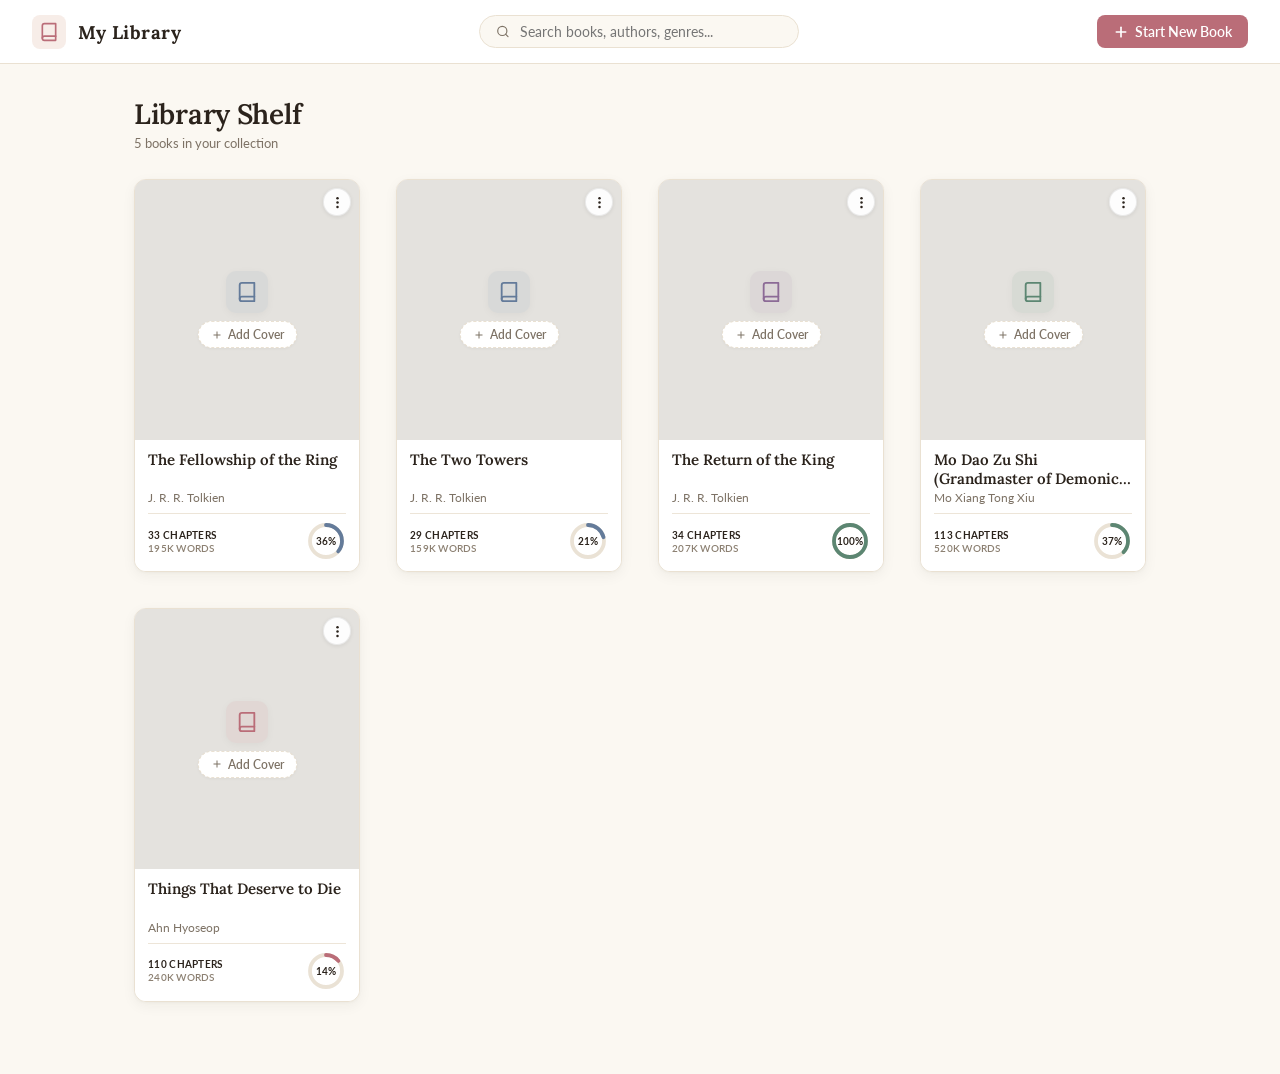
<file: mockup_home.html>
<!DOCTYPE html>
<html lang="en">
<head>
  <meta charset="UTF-8">
  <meta name="viewport" content="width=device-width, initial-scale=1.0">
  <title>Library Home - Mockup</title>
  <link rel="preconnect" href="https://fonts.googleapis.com">
  <link rel="preconnect" href="https://fonts.gstatic.com" crossorigin>
  <link href="https://fonts.googleapis.com/css2?family=Lato:ital,wght@0,300;0,400;0,700;1,400&family=Lora:ital,wght@0,400;0,500;0,600;0,700;1,400;1,500&family=Noto+Serif+SC:wght@400;600&display=swap" rel="stylesheet">
  <style>
    :root {
      --font-serif: 'Lora', Georgia, 'Noto Serif SC', serif;
      --font-sans: 'Lato', -apple-system, BlinkMacSystemFont, sans-serif;
      --bg-page: #fbf8f2;
      --bg-card: #ffffff;
      --border-subtle: #eae1d2;
      --text-main: #2b231c;
      --text-muted: #7d7265;
      --color-rose: #ba6d78;
      --color-green: #5c8672;
      --color-blue: #647b9a;
      --color-amber: #c4884d;
      --color-purple: #8c6b96;
    }

    * {
      box-sizing: border-box;
      margin: 0;
      padding: 0;
    }

    body {
      background-color: var(--bg-page);
      color: var(--text-main);
      font-family: var(--font-sans);
      min-height: 100vh;
      display: flex;
      flex-direction: column;
    }

    /* Top Navigation Bar */
    .top-nav {
      background: #ffffff;
      border-bottom: 1px solid var(--border-subtle);
      padding: 0 32px;
      height: 64px;
      display: flex;
      align-items: center;
      justify-content: space-between;
      position: sticky;
      top: 0;
      z-index: 40;
    }

    .brand {
      display: flex;
      align-items: center;
      gap: 12px;
    }

    .brand-icon {
      width: 34px;
      height: 34px;
      border-radius: 8px;
      background: #f7ede8;
      color: var(--color-rose);
      display: flex;
      align-items: center;
      justify-content: center;
    }

    .brand-name {
      font-family: var(--font-serif);
      font-size: 1.15rem;
      font-weight: 700;
      letter-spacing: 0.5px;
      color: var(--text-main);
    }

    .nav-search {
      display: flex;
      align-items: center;
      gap: 10px;
      background: #fbf8f2;
      border: 1px solid var(--border-subtle);
      border-radius: 20px;
      padding: 7px 16px;
      width: 320px;
    }

    .nav-search input {
      border: none;
      background: transparent;
      outline: none;
      font-family: var(--font-sans);
      font-size: 0.88rem;
      color: var(--text-main);
      width: 100%;
    }

    .nav-actions {
      display: flex;
      align-items: center;
      gap: 14px;
    }

    .btn-primary {
      background: var(--color-rose);
      color: #ffffff;
      border: none;
      padding: 8px 16px;
      border-radius: 8px;
      font-family: var(--font-sans);
      font-weight: 600;
      font-size: 0.88rem;
      display: inline-flex;
      align-items: center;
      gap: 6px;
      cursor: pointer;
      transition: background 0.15s;
    }

    .btn-primary:hover {
      background: #a85863;
    }

    /* Main Container - Clean shelf layout */
    .main-container {
      max-width: 1060px;
      width: 100%;
      margin: 0 auto;
      padding: 32px 24px 72px 24px;
      flex: 1;
    }

    /* Library Header - Clean header matching user mockup */
    .library-header {
      margin-bottom: 28px;
    }

    .library-title-area h1 {
      font-family: var(--font-serif);
      font-size: 1.75rem;
      font-weight: 600;
      color: var(--text-main);
      letter-spacing: -0.01em;
    }

    .library-subtitle {
      font-size: 0.84rem;
      color: var(--text-muted);
      margin-top: 3px;
    }

    /* Books Box Grid - 4 books in a row with increased 36px spacing */
    .books-grid {
      display: grid;
      grid-template-columns: repeat(4, 1fr);
      gap: 36px;
    }

    @media (max-width: 960px) {
      .books-grid {
        grid-template-columns: repeat(3, 1fr);
        gap: 28px;
      }
    }

    @media (max-width: 720px) {
      .books-grid {
        grid-template-columns: repeat(2, 1fr);
        gap: 22px;
      }
    }

    @media (max-width: 480px) {
      .books-grid {
        grid-template-columns: 1fr;
        gap: 16px;
      }
    }

    /* Book Box Card */
    .book-card {
      background: var(--bg-card);
      border: 1px solid var(--border-subtle);
      border-radius: 12px;
      overflow: visible;
      position: relative;
      display: flex;
      flex-direction: column;
      box-shadow: 0 4px 14px rgba(43, 35, 28, 0.05), 0 1px 3px rgba(43, 35, 28, 0.03);
      transition: transform 0.2s ease, box-shadow 0.2s ease, border-color 0.2s ease;
    }

    .book-card:hover {
      transform: translateY(-3px);
      box-shadow: 0 10px 22px rgba(43, 35, 28, 0.08);
      border-color: #d6c6b2;
    }

    /* Book Cover Area - Shorter rectangle closer to square (approx 1:1.16) */
    .book-cover-wrap {
      position: relative;
      aspect-ratio: 1 / 1.16;
      background: #e4e2de;
      border-top-left-radius: 11px;
      border-top-right-radius: 11px;
      overflow: hidden;
      display: flex;
      align-items: center;
      justify-content: center;
    }

    .book-cover-img {
      width: 100%;
      height: 100%;
      object-fit: cover;
      display: block;
    }

    /* Empty Cover Placeholder - Flat modern style */
    .empty-cover-placeholder {
      width: 100%;
      height: 100%;
      display: flex;
      flex-direction: column;
      align-items: center;
      justify-content: center;
      gap: 8px;
      background: #e4e2de;
      position: relative;
      cursor: pointer;
      transition: background 0.15s ease;
    }

    .empty-cover-placeholder:hover {
      background: #ded9d1;
    }

    .empty-cover-icon {
      width: 42px;
      height: 42px;
      border-radius: 10px;
      display: flex;
      align-items: center;
      justify-content: center;
      background: rgba(255, 255, 255, 0.65);
      color: #6d6254;
      box-shadow: 0 2px 8px rgba(0, 0, 0, 0.04);
    }

    .btn-add-cover-pill {
      font-size: 0.74rem;
      font-weight: 600;
      padding: 5px 12px;
      border-radius: 20px;
      background: #ffffff;
      border: 1px dashed var(--border-subtle);
      color: var(--text-muted);
      display: inline-flex;
      align-items: center;
      gap: 5px;
      box-shadow: 0 1px 3px rgba(0, 0, 0, 0.04);
      transition: all 0.15s;
    }

    .empty-cover-placeholder:hover .btn-add-cover-pill {
      border-color: var(--color-rose);
      color: var(--color-rose);
      background: #fffafa;
    }

    /* Card Top Overlay Actions */
    .card-top-actions {
      position: absolute;
      top: 8px;
      right: 8px;
      z-index: 10;
    }

    .btn-card-dots {
      width: 28px;
      height: 28px;
      border-radius: 50%;
      background: rgba(255, 255, 255, 0.92);
      backdrop-filter: blur(4px);
      border: 1px solid rgba(0, 0, 0, 0.08);
      display: flex;
      align-items: center;
      justify-content: center;
      cursor: pointer;
      color: var(--text-main);
      box-shadow: 0 1px 4px rgba(0, 0, 0, 0.08);
      transition: background 0.15s, transform 0.1s;
    }

    .btn-card-dots:hover {
      background: #ffffff;
      transform: scale(1.05);
    }

    /* 3-Dot Dropdown */
    .card-dropdown {
      position: absolute;
      top: calc(100% + 6px);
      right: 0;
      background: #ffffff;
      border: 1px solid var(--border-subtle);
      border-radius: 10px;
      box-shadow: 0 10px 30px rgba(0, 0, 0, 0.15);
      min-width: 200px;
      width: max-content;
      padding: 6px;
      display: none;
      flex-direction: column;
      gap: 2px;
      z-index: 50;
      white-space: nowrap;
    }

    .card-dropdown.open {
      display: flex;
    }

    .card-dropdown-item {
      display: flex;
      align-items: center;
      gap: 10px;
      width: 100%;
      padding: 8px 12px;
      background: transparent;
      border: none;
      border-radius: 6px;
      font-family: var(--font-sans);
      font-size: 0.88rem;
      font-weight: 700;
      letter-spacing: 0.2px;
      color: var(--text-main);
      cursor: pointer;
      text-align: left;
      white-space: nowrap;
      transition: background 0.12s, color 0.12s;
    }

    .card-dropdown-item:hover {
      background: #f5ede2;
      color: #1f1b16;
    }

    .card-dropdown-item.item-danger {
      color: #c0392b;
    }

    .card-dropdown-item.item-danger:hover {
      background: #fdf0f0;
      color: #a82315;
    }

    /* Category Pill */
    .badge-category {
      position: absolute;
      top: 8px;
      left: 8px;
      font-size: 0.64rem;
      font-weight: 700;
      letter-spacing: 0.4px;
      text-transform: uppercase;
      padding: 2.5px 7px;
      border-radius: 5px;
      background: rgba(255, 255, 255, 0.95);
      backdrop-filter: blur(4px);
      color: var(--text-main);
      border: 1px solid rgba(0, 0, 0, 0.06);
      box-shadow: 0 1px 3px rgba(0, 0, 0, 0.05);
    }

    /* Card Details Body - Matches user's mockup layout */
    .book-card-body {
      padding: 10px 13px 10px 13px;
      display: flex;
      flex-direction: column;
      flex: 1;
      background: #ffffff;
      border-bottom-left-radius: 11px;
      border-bottom-right-radius: 11px;
    }

    .book-title {
      font-family: var(--font-serif);
      font-size: 0.94rem;
      font-weight: 600;
      color: var(--text-main);
      line-height: 1.28;
      margin-bottom: 2px;
      display: -webkit-box;
      -webkit-line-clamp: 2;
      -webkit-box-orient: vertical;
      overflow: hidden;
      min-height: 2.56em;
    }

    .book-author {
      font-family: var(--font-sans);
      font-size: 0.74rem;
      color: var(--text-muted);
      margin-bottom: 8px;
      white-space: nowrap;
      overflow: hidden;
      text-overflow: ellipsis;
    }

    /* Card Footer with Stats & Circular Progress */
    .card-footer {
      margin-top: auto;
      padding-top: 7px;
      border-top: 1px solid #ede5d8;
      display: flex;
      align-items: center;
      justify-content: space-between;
    }

    .book-stats {
      display: flex;
      flex-direction: column;
      gap: 1.5px;
    }

    .stat-ch-count {
      font-size: 0.65rem;
      font-weight: 700;
      color: #2b231c;
      letter-spacing: 0.3px;
      text-transform: uppercase;
    }

    .stat-words {
      font-size: 0.60rem;
      font-weight: 600;
      color: #8c8072;
      letter-spacing: 0.25px;
      text-transform: uppercase;
    }

    /* Circular Progress Bar - Even larger for maximum prominence */
    .progress-circle-wrap {
      display: flex;
      align-items: center;
    }

    .circle-box {
      position: relative;
      width: 40px;
      height: 40px;
      display: flex;
      align-items: center;
      justify-content: center;
    }

    .circle-box svg {
      width: 100%;
      height: 100%;
      transform: rotate(-90deg);
    }

    .circle-bg {
      fill: none;
      stroke: #eae2d5;
      stroke-width: 3.8;
    }

    .circle-val {
      fill: none;
      stroke-width: 3.8;
      stroke-linecap: round;
      transition: stroke-dashoffset 0.6s ease;
    }

    .circle-label {
      position: absolute;
      font-size: 0.62rem;
      font-weight: 700;
      color: var(--text-main);
      letter-spacing: -0.2px;
    }

    /* Modal Backdrop & Dialog */
    .modal-backdrop {
      position: fixed;
      inset: 0;
      background: rgba(30, 24, 18, 0.45);
      backdrop-filter: blur(3px);
      z-index: 100;
      display: none;
      align-items: center;
      justify-content: center;
      padding: 16px;
    }

    .modal-dialog {
      background: #ffffff;
      border: 1px solid var(--border-subtle);
      border-radius: 14px;
      width: 100%;
      max-width: 500px;
      padding: 24px 28px;
      box-shadow: 0 20px 40px rgba(0, 0, 0, 0.18);
      font-family: var(--font-sans);
      animation: modalFadeIn 0.16s ease-out;
    }

    @keyframes modalFadeIn {
      from { opacity: 0; transform: scale(0.96); }
      to { opacity: 1; transform: scale(1); }
    }

    .modal-heading {
      font-family: var(--font-sans);
      font-size: 1.4rem;
      font-weight: 700;
      color: var(--text-main);
      margin-bottom: 20px;
    }

    .form-group {
      margin-bottom: 18px;
    }

    .form-label {
      display: block;
      font-size: 0.74rem;
      font-weight: 700;
      color: var(--text-muted);
      letter-spacing: 0.8px;
      margin-bottom: 6px;
      text-transform: uppercase;
    }

    .form-input {
      width: 100%;
      padding: 10px 14px;
      border: 1.5px solid var(--border-subtle);
      border-radius: 8px;
      font-family: var(--font-sans);
      font-size: 0.92rem;
      color: var(--text-main);
      outline: none;
      background: #ffffff;
    }

    .form-input:focus {
      border-color: var(--color-rose);
    }

    .color-picker-row {
      display: flex;
      gap: 12px;
      margin-top: 6px;
    }

    .color-option {
      position: relative;
      cursor: pointer;
    }

    .color-option input {
      position: absolute;
      opacity: 0;
      cursor: pointer;
    }

    .color-dot {
      display: block;
      width: 28px;
      height: 28px;
      border-radius: 50%;
      border: 2px solid transparent;
      transition: transform 0.15s, border-color 0.15s;
    }

    .color-option input:checked + .color-dot {
      transform: scale(1.15);
      border-color: #2b231c;
    }

    .toggle-row {
      display: flex;
      align-items: flex-start;
      gap: 12px;
      cursor: pointer;
      user-select: none;
    }

    .toggle-switch {
      position: relative;
      width: 42px;
      height: 24px;
      flex-shrink: 0;
    }

    .toggle-switch input {
      opacity: 0;
      width: 0;
      height: 0;
    }

    .toggle-slider {
      position: absolute;
      inset: 0;
      background-color: #d1c7b8;
      border-radius: 24px;
      transition: 0.2s;
    }

    .toggle-slider:before {
      position: absolute;
      content: "";
      height: 18px;
      width: 18px;
      left: 3px;
      bottom: 3px;
      background-color: white;
      border-radius: 50%;
      transition: 0.2s;
    }

    .toggle-switch input:checked + .toggle-slider {
      background-color: var(--color-green);
    }

    .toggle-switch input:checked + .toggle-slider:before {
      transform: translateX(18px);
    }

    .toggle-label-title {
      display: block;
      font-weight: 600;
      font-size: 0.92rem;
      color: var(--text-main);
    }

    .toggle-label-desc {
      display: block;
      font-size: 0.78rem;
      color: var(--text-muted);
      margin-top: 2px;
    }

    .modal-footer {
      display: flex;
      justify-content: flex-end;
      gap: 10px;
      margin-top: 24px;
    }

    .btn-secondary {
      background: #efe8dc;
      color: var(--text-main);
      border: none;
      padding: 9px 18px;
      border-radius: 8px;
      font-weight: 600;
      font-size: 0.9rem;
      cursor: pointer;
    }

    .btn-secondary:hover {
      background: #e3dabf;
    }

    /* Hidden File Input */
    #global-cover-file-input {
      display: none;
    }

    /* Toast Notification */
    .toast {
      position: fixed;
      bottom: 24px;
      right: 24px;
      background: #2b231c;
      color: #ffffff;
      padding: 10px 18px;
      border-radius: 8px;
      font-size: 0.88rem;
      font-weight: 600;
      box-shadow: 0 6px 18px rgba(0, 0, 0, 0.2);
      display: none;
      z-index: 200;
    }
  </style>
</head>
<body>

  <!-- Top Navigation -->
  <header class="top-nav">
    <div class="brand">
      <div class="brand-icon">
        <svg width="20" height="20" viewBox="0 0 24 24" fill="none" stroke="currentColor" stroke-width="2" stroke-linecap="round" stroke-linejoin="round">
          <path d="M4 19.5A2.5 2.5 0 0 1 6.5 17H20"></path>
          <path d="M6.5 2H20v20H6.5A2.5 2.5 0 0 1 4 19.5v-15A2.5 2.5 0 0 1 6.5 2z"></path>
        </svg>
      </div>
      <span class="brand-name">My Library</span>
    </div>

    <div class="nav-search">
      <svg width="15" height="15" viewBox="0 0 24 24" fill="none" stroke="currentColor" stroke-width="2" stroke-linecap="round" stroke-linejoin="round" style="color: var(--text-muted);">
        <circle cx="11" cy="11" r="8"></circle>
        <line x1="21" y1="21" x2="16.65" y2="16.65"></line>
      </svg>
      <input type="text" placeholder="Search books, authors, genres...">
    </div>

    <div class="nav-actions">
      <button class="btn-primary" onclick="showToast('Mockup: Create new book')">
        <svg width="16" height="16" viewBox="0 0 24 24" fill="none" stroke="currentColor" stroke-width="2.5" stroke-linecap="round" stroke-linejoin="round">
          <line x1="12" y1="5" x2="12" y2="19"></line>
          <line x1="5" y1="12" x2="19" y2="12"></line>
        </svg>
        <span>Start New Book</span>
      </button>
    </div>
  </header>

  <!-- Main Content -->
  <main class="main-container">
    <div class="library-header">
      <div class="library-title-area">
        <h1>Library Shelf</h1>
        <p class="library-subtitle">5 books in your collection</p>
      </div>
    </div>

    <!-- Books Box Grid -->
    <div class="books-grid" id="books-grid">
      <!-- Populated via JavaScript -->
    </div>
  </main>

  <!-- Hidden File Input for Cover Upload -->
  <input type="file" id="global-cover-file-input" accept="image/*">

  <!-- EDIT BOOK DETAILS MODAL -->
  <div class="modal-backdrop" id="modal-edit-book">
    <div class="modal-dialog">
      <h2 class="modal-heading">Edit Book Details</h2>
      
      <div class="form-group">
        <label class="form-label" for="edit-book-title">BOOK TITLE *</label>
        <input type="text" id="edit-book-title" class="form-input">
      </div>
      
      <div class="form-group">
        <label class="form-label" for="edit-book-author">AUTHOR</label>
        <input type="text" id="edit-book-author" class="form-input">
      </div>
      
      <div class="form-group">
        <label class="form-label" for="edit-book-genre">GENRE / CATEGORY</label>
        <input type="text" id="edit-book-genre" class="form-input">
      </div>
      
      <div class="form-group">
        <label class="form-label">BOOK ACCENT COLOR</label>
        <div class="color-picker-row">
          <label class="color-option"><input type="radio" name="edit-book-color" value="#ba6d78"><span class="color-dot" style="background:#ba6d78;"></span></label>
          <label class="color-option"><input type="radio" name="edit-book-color" value="#5c8672"><span class="color-dot" style="background:#5c8672;"></span></label>
          <label class="color-option"><input type="radio" name="edit-book-color" value="#c4884d"><span class="color-dot" style="background:#c4884d;"></span></label>
          <label class="color-option"><input type="radio" name="edit-book-color" value="#647b9a"><span class="color-dot" style="background:#647b9a;"></span></label>
          <label class="color-option"><input type="radio" name="edit-book-color" value="#8c6b96"><span class="color-dot" style="background:#8c6b96;"></span></label>
        </div>
      </div>
      
      <div class="form-group toggle-group">
        <label class="toggle-row" for="edit-book-glossary-toggle">
          <span class="toggle-switch">
            <input type="checkbox" id="edit-book-glossary-toggle" checked>
            <span class="toggle-slider"></span>
          </span>
          <span class="toggle-text-block">
            <span class="toggle-label-title">Add Lore Glossary</span>
            <span class="toggle-label-desc">Enable lore glossary, hover hints, and text-selection lookup for this book</span>
          </span>
        </label>
      </div>

      <div class="modal-footer">
        <button type="button" class="btn-secondary" onclick="closeEditModal()">Cancel</button>
        <button type="button" class="btn-primary" onclick="saveEditedBook()">Save Changes</button>
      </div>
    </div>
  </div>

  <!-- Toast Notification -->
  <div class="toast" id="toast-el">Cover updated!</div>

  <script>
    // Initial Books Dataset representing current library state
    let booksData = [
      {
        id: "the-fellowship-of-the-ring",
        title: "The Fellowship of the Ring",
        author: "J. R. R. Tolkien",
        genre: "Epic Fantasy",
        color: "#647b9a",
        chapters_count: 33,
        total_words: 195326,
        last_read_chapter: 12,
        cover: "",
        enable_glossary: true
      },
      {
        id: "the-two-towers",
        title: "The Two Towers",
        author: "J. R. R. Tolkien",
        genre: "Epic Fantasy",
        color: "#647b9a",
        chapters_count: 29,
        total_words: 159200,
        last_read_chapter: 6,
        cover: "",
        enable_glossary: true
      },
      {
        id: "the-return-of-the-king",
        title: "The Return of the King",
        author: "J. R. R. Tolkien",
        genre: "Epic Fantasy",
        color: "#8c6b96",
        chapters_count: 34,
        total_words: 207429,
        last_read_chapter: 34,
        cover: "",
        enable_glossary: true
      },
      {
        id: "mo-dao-zu-shi",
        title: "Mo Dao Zu Shi (Grandmaster of Demonic Cultivation)",
        author: "Mo Xiang Tong Xiu",
        genre: "Xianxia Danmei",
        color: "#5c8672",
        chapters_count: 113,
        total_words: 520000,
        last_read_chapter: 42,
        cover: "",
        enable_glossary: true
      },
      {
        id: "things-that-deserve-to-die",
        title: "Things That Deserve to Die",
        author: "Ahn Hyoseop",
        genre: "Korean Web Novel",
        color: "#ba6d78",
        chapters_count: 110,
        total_words: 240000,
        last_read_chapter: 15,
        cover: "",
        enable_glossary: false
      }
    ];

    let currentEditingBookId = null;
    let targetCoverUploadBookId = null;

    function renderBooksGrid() {
      const grid = document.getElementById('books-grid');
      grid.innerHTML = '';

      booksData.forEach(book => {
        const total = book.chapters_count || 1;
        const current = book.last_read_chapter || 0;
        const percent = Math.min(100, Math.round((current / total) * 100));

        // SVG circle math: circumference for r=16 is 2 * PI * 16 = 100.53
        const radius = 16;
        const circumference = 2 * Math.PI * radius;
        const strokeDashoffset = circumference - (percent / 100) * circumference;
        const progressColor = percent === 100 ? '#5c8672' : (book.color || '#ba6d78');

        const card = document.createElement('div');
        card.className = 'book-card';
        card.dataset.id = book.id;

        // Cover HTML: empty cover with add button, or uploaded image
        let coverHtml = '';
        if (book.cover) {
          coverHtml = `
            <img src="${book.cover}" alt="${book.title} cover" class="book-cover-img">
          `;
        } else {
          coverHtml = `
            <div class="empty-cover-placeholder" onclick="triggerCoverUpload('${book.id}')" title="Click to upload cover image">
              <div class="empty-cover-icon" style="background: ${book.color}18; color: ${book.color};">
                <svg width="22" height="22" viewBox="0 0 24 24" fill="none" stroke="currentColor" stroke-width="2" stroke-linecap="round" stroke-linejoin="round">
                  <path d="M4 19.5A2.5 2.5 0 0 1 6.5 17H20"></path>
                  <path d="M6.5 2H20v20H6.5A2.5 2.5 0 0 1 4 19.5v-15A2.5 2.5 0 0 1 6.5 2z"></path>
                </svg>
              </div>
              <span class="btn-add-cover-pill">
                <svg width="12" height="12" viewBox="0 0 24 24" fill="none" stroke="currentColor" stroke-width="2">
                  <line x1="12" y1="5" x2="12" y2="19"></line>
                  <line x1="5" y1="12" x2="19" y2="12"></line>
                </svg>
                Add Cover
              </span>
            </div>
          `;
        }

        card.innerHTML = `
          <div class="book-cover-wrap">
            <span class="badge-category" style="color: ${book.color};">${escapeHtml(book.genre || 'Novel')}</span>
            ${coverHtml}
            <div class="card-top-actions">
              <button class="btn-card-dots" onclick="toggleDropdown(event, '${book.id}')" title="Book options">
                <svg width="15" height="15" viewBox="0 0 24 24" fill="currentColor">
                  <circle cx="12" cy="5" r="2"></circle>
                  <circle cx="12" cy="12" r="2"></circle>
                  <circle cx="12" cy="19" r="2"></circle>
                </svg>
              </button>
              <div class="card-dropdown" id="dropdown-${book.id}">
                <button type="button" class="card-dropdown-item" onclick="openEditModal('${book.id}')">
                  <svg width="15" height="15" viewBox="0 0 24 24" fill="none" stroke="currentColor" stroke-width="2" stroke-linecap="round" stroke-linejoin="round">
                    <path d="M17 3a2.828 2.828 0 1 1 4 4L7.5 20.5 2 22l1.5-5.5L17 3z"></path>
                  </svg>
                  <span>Edit details</span>
                </button>
                <button type="button" class="card-dropdown-item" onclick="triggerCoverUpload('${book.id}')">
                  <svg width="15" height="15" viewBox="0 0 24 24" fill="none" stroke="currentColor" stroke-width="2" stroke-linecap="round" stroke-linejoin="round">
                    <rect x="3" y="3" width="18" height="18" rx="2" ry="2"></rect>
                    <circle cx="8.5" cy="8.5" r="1.5"></circle>
                    <polyline points="21 15 16 10 5 21"></polyline>
                  </svg>
                  <span>${book.cover ? 'Change cover' : 'Add cover'}</span>
                </button>
                ${book.cover ? `
                  <button type="button" class="card-dropdown-item item-danger" onclick="removeCover('${book.id}')">
                    <svg width="15" height="15" viewBox="0 0 24 24" fill="none" stroke="currentColor" stroke-width="2"><line x1="18" y1="6" x2="6" y2="18"></line><line x1="6" y1="6" x2="18" y2="18"></line></svg>
                    <span>Remove cover</span>
                  </button>
                ` : ''}
              </div>
            </div>
          </div>

          <div class="book-card-body">
            <h3 class="book-title" title="${escapeHtml(book.title)}">${escapeHtml(book.title)}</h3>
            <p class="book-author">${escapeHtml(book.author || 'Unknown Author')}</p>

            <div class="card-footer">
              <div class="book-stats">
                <span class="stat-ch-count">${book.chapters_count || 0} CHAPTERS</span>
                <span class="stat-words">${formatWords(book.total_words || 0)} WORDS</span>
              </div>

              <div class="progress-circle-wrap" title="${percent === 100 ? 'Completed' : `Chapter ${current} of ${total} (${percent}%)`}">
                <div class="circle-box">
                  <svg viewBox="0 0 40 40">
                    <circle class="circle-bg" cx="20" cy="20" r="${radius}"></circle>
                    <circle class="circle-val" cx="20" cy="20" r="${radius}" 
                            style="stroke: ${progressColor}; stroke-dasharray: ${circumference}; stroke-dashoffset: ${strokeDashoffset};"></circle>
                  </svg>
                  <span class="circle-label">${percent}%</span>
                </div>
              </div>
            </div>
          </div>
        `;

        grid.appendChild(card);
      });
    }

    // Dropdown Toggling
    function toggleDropdown(e, bookId) {
      e.stopPropagation();
      const dropdown = document.getElementById(`dropdown-${bookId}`);
      const isCurrentlyOpen = dropdown.classList.contains('open');
      closeAllDropdowns();
      if (!isCurrentlyOpen) {
        dropdown.classList.add('open');
      }
    }

    function closeAllDropdowns() {
      document.querySelectorAll('.card-dropdown.open').forEach(el => el.classList.remove('open'));
    }

    document.addEventListener('click', closeAllDropdowns);

    // Edit Modal Logic (Matches Reader Modal)
    function openEditModal(bookId) {
      closeAllDropdowns();
      const book = booksData.find(b => b.id === bookId);
      if (!book) return;

      currentEditingBookId = bookId;
      document.getElementById('edit-book-title').value = book.title;
      document.getElementById('edit-book-author').value = book.author || '';
      document.getElementById('edit-book-genre').value = book.genre || '';
      document.getElementById('edit-book-glossary-toggle').checked = book.enable_glossary !== false;

      const radios = document.querySelectorAll('input[name="edit-book-color"]');
      radios.forEach(r => {
        r.checked = (r.value === book.color);
      });

      document.getElementById('modal-edit-book').style.display = 'flex';
    }

    function closeEditModal() {
      document.getElementById('modal-edit-book').style.display = 'none';
      currentEditingBookId = null;
    }

    function saveEditedBook() {
      if (!currentEditingBookId) return;
      const book = booksData.find(b => b.id === currentEditingBookId);
      if (!book) return;

      const newTitle = document.getElementById('edit-book-title').value.trim();
      if (!newTitle) {
        alert('Book title cannot be empty.');
        return;
      }

      book.title = newTitle;
      book.author = document.getElementById('edit-book-author').value.trim() || 'Unknown Author';
      book.genre = document.getElementById('edit-book-genre').value.trim() || 'Novel';
      book.enable_glossary = document.getElementById('edit-book-glossary-toggle').checked;

      const selectedColor = document.querySelector('input[name="edit-book-color"]:checked');
      if (selectedColor) book.color = selectedColor.value;

      closeEditModal();
      renderBooksGrid();
      showToast('Book details updated!');
    }

    // Cover Upload Trigger & Handler
    function triggerCoverUpload(bookId) {
      closeAllDropdowns();
      targetCoverUploadBookId = bookId;
      const input = document.getElementById('global-cover-file-input');
      input.value = '';
      input.click();
    }

    document.getElementById('global-cover-file-input').addEventListener('change', function(e) {
      if (!targetCoverUploadBookId) return;
      const file = e.target.files[0];
      if (!file) return;

      const reader = new FileReader();
      reader.onload = function(evt) {
        const book = booksData.find(b => b.id === targetCoverUploadBookId);
        if (book) {
          book.cover = evt.target.result;
          renderBooksGrid();
          showToast(`Cover uploaded for "${book.title}"!`);
        }
      };
      reader.readAsDataURL(file);
    });

    function removeCover(bookId) {
      closeAllDropdowns();
      const book = booksData.find(b => b.id === bookId);
      if (book) {
        book.cover = '';
        renderBooksGrid();
        showToast('Cover removed.');
      }
    }

    function formatWords(words) {
      if (words >= 1000000) return (words / 1000000).toFixed(1) + 'M';
      if (words >= 1000) return Math.round(words / 1000) + 'K';
      return words.toString();
    }

    function escapeHtml(str) {
      if (!str) return '';
      return String(str)
        .replace(/&/g, '&amp;')
        .replace(/</g, '&lt;')
        .replace(/>/g, '&gt;')
        .replace(/"/g, '&quot;')
        .replace(/'/g, '&#39;');
    }

    function showToast(msg) {
      const toast = document.getElementById('toast-el');
      toast.textContent = msg;
      toast.style.display = 'block';
      setTimeout(() => {
        toast.style.display = 'none';
      }, 2500);
    }

    // Initial render
    renderBooksGrid();
  </script>
</body>
</html>
</file>
<file: m/static/css/mobile.css>
/* ==========================================================================
   Xianxia Reader Mobile - Minimalist & Modern Reader
   Clean borderless cards, ultra-light muted accents, refined typography.
   ========================================================================== */

/* --- CSS Variables & Theme Definitions --- */
:root {
  --font-serif: 'Lora', Georgia, 'Noto Serif SC', serif;
  --font-sans: 'Lato', -apple-system, BlinkMacSystemFont, 'Segoe UI', Roboto, sans-serif;

  /* Sepia (Default warm paper theme) */
  --bg-main: #fbf8f2;
  --bg-surface: #f4eee3;
  --bg-card: #ffffff;
  --bg-header: rgba(251, 248, 242, 0.98);
  --border-subtle: #efe7d9;
  --border-card: transparent;

  --text-main: #2b231c;
  --text-muted: #74675b;
  --text-subtle: #a39789;

  --primary: #5c8672;
  --primary-hover: #4b7360;
  --primary-light: #edf5f0;

  --row-last-read-bg: #d6e8dd;
  --row-last-read-text: #224233;

  --bookmark-color: #e67e22;
  --bookmark-border: #d35400;
  --bookmark-bg-light: rgba(230, 126, 34, 0.12);

  --color-danger: #ba4a4a;
  --color-danger-light: #faedf0;

  --shadow-sm: 0 1px 4px rgba(42, 34, 27, 0.03);
  --shadow-md: 0 4px 16px rgba(42, 34, 27, 0.06);

  --reader-font-size: 1.05rem;
  --reader-line-height: 1.85;

  /* Category colors */
  --cat-character: #b65362;
  --cat-character-bg: #fdf2f4;
  --cat-creature: #257e9f;
  --cat-creature-bg: #f2f8fc;
  --cat-weapon: #b07032;
  --cat-weapon-bg: #fdf6ee;
  --cat-clan: #45775f;
  --cat-clan-bg: #edf5f0;
  --cat-location: #4d6c94;
  --cat-location-bg: #f0f4f9;
  --cat-concept: #7f538c;
  --cat-concept-bg: #f8f0fc;
}

/* Light Theme */
body.theme-light {
  --bg-main: #ffffff;
  --bg-surface: #f7f7f8;
  --bg-card: #ffffff;
  --bg-header: rgba(255, 255, 255, 0.98);
  --border-subtle: #ececec;
  --border-card: transparent;

  --text-main: #191919;
  --text-muted: #666666;
  --text-subtle: #999999;

  --row-last-read-bg: #e2f2e9;
  --row-last-read-text: #1d402f;

  --shadow-sm: 0 1px 4px rgba(0, 0, 0, 0.03);
  --shadow-md: 0 4px 16px rgba(0, 0, 0, 0.06);
}

/* Dark Theme */
body.theme-dark {
  --bg-main: #141210;
  --bg-surface: #1e1b18;
  --bg-card: #1c1916;
  --bg-header: rgba(20, 18, 16, 0.98);
  --border-subtle: #292420;
  --border-card: transparent;

  --text-main: #ece6dc;
  --text-muted: #9b9183;
  --text-subtle: #6d6458;

  --primary: #68b984;
  --primary-hover: #55a671;
  --primary-light: #1f3326;

  --row-last-read-bg: #1c2e24;
  --row-last-read-text: #8ee0b0;

  --shadow-sm: 0 1px 4px rgba(0, 0, 0, 0.2);
  --shadow-md: 0 4px 16px rgba(0, 0, 0, 0.35);

  --cat-character-bg: #281e21;
  --cat-creature-bg: #16232d;
  --cat-weapon-bg: #29221a;
  --cat-clan-bg: #1c2721;
  --cat-location-bg: #1c242d;
  --cat-concept-bg: #261e29;
}

/* --- Global Reset & Base Setup --- */
*, *::before, *::after {
  box-sizing: border-box;
  margin: 0;
  padding: 0;
}

html, body {
  width: 100%;
  height: 100%;
  overflow: hidden;
  background-color: var(--bg-main);
  color: var(--text-main);
  font-family: var(--font-sans);
  -webkit-font-smoothing: antialiased;
  -moz-osx-font-smoothing: grayscale;
  touch-action: manipulation;
}

body.font-serif {
  font-family: var(--font-serif);
}

body.font-sans {
  font-family: var(--font-sans);
}

#app-root {
  width: 100%;
  height: 100%;
  position: relative;
  overflow: hidden;
}

/* --- View Panes Router --- */
.view-pane {
  position: absolute;
  top: 0;
  left: 0;
  width: 100%;
  height: 100%;
  display: none;
  flex-direction: column;
  background-color: var(--bg-main);
  overflow: hidden;
}

.view-pane.active {
  display: flex;
}

/* --- Common App Header (Comfortable lower position) --- */
.app-header {
  flex-shrink: 0;
  height: calc(66px + env(safe-area-inset-top));
  padding-top: calc(env(safe-area-inset-top) + 16px);
  padding-left: 20px;
  padding-right: 20px;
  display: flex;
  align-items: center;
  justify-content: space-between;
  background-color: var(--bg-header);
  border-bottom: 1px solid var(--border-subtle);
  z-index: 30;
}

.header-title-group {
  display: flex;
  align-items: center;
  gap: 10px;
}

.header-page-title {
  font-family: var(--font-serif);
  font-size: 1.25rem;
  font-weight: 700;
  color: var(--text-main);
  letter-spacing: -0.01em;
}

.header-count-badge {
  font-family: var(--font-sans);
  font-size: 0.72rem;
  font-weight: 600;
  padding: 3px 8px;
  background-color: var(--bg-surface);
  color: var(--text-muted);
  border-radius: 12px;
}

.btn-header-back {
  background: none;
  border: none;
  padding: 8px 4px;
  display: flex;
  align-items: center;
  gap: 4px;
  color: var(--primary);
  font-family: var(--font-sans);
  font-size: 0.95rem;
  font-weight: 600;
  cursor: pointer;
  -webkit-tap-highlight-color: transparent;
}

.btn-header-back:active {
  opacity: 0.7;
}

.btn-header-add {
  background-color: var(--bg-surface);
  border: 1px solid var(--border-subtle);
  border-radius: 18px;
  padding: 6px 13px;
  display: flex;
  align-items: center;
  gap: 4px;
  font-family: var(--font-sans);
  font-size: 0.78rem;
  font-weight: 600;
  color: var(--text-main);
  cursor: pointer;
  -webkit-tap-highlight-color: transparent;
}

.btn-header-add:active {
  background-color: var(--border-subtle);
}

/* ==========================================================================
   1. LIBRARY VIEW
   Minimalist borderless book cards
   ========================================================================== */
.library-scroll-container {
  flex: 1;
  overflow-y: auto;
  -webkit-overflow-scrolling: touch;
  padding: 20px 18px calc(72px + env(safe-area-inset-bottom)) 18px;
}

/* Prominent BNF 85 Card on Library Shelf */
.m-bnf-banner-card {
  max-width: 640px;
  margin: 0 auto 16px auto;
  padding: 14px 18px;
  background: linear-gradient(135deg, rgba(37, 99, 235, 0.08), rgba(30, 58, 138, 0.04));
  border: 1px solid rgba(37, 99, 235, 0.22);
  border-radius: 12px;
  display: flex;
  align-items: center;
  justify-content: space-between;
  cursor: pointer;
  transition: transform 0.15s ease, background-color 0.15s ease;
  -webkit-tap-highlight-color: transparent;
}

.m-bnf-banner-card:active {
  transform: scale(0.98);
  background: rgba(37, 99, 235, 0.12);
}

.m-bnf-banner-left {
  display: flex;
  align-items: center;
  gap: 12px;
}

.m-bnf-banner-icon {
  font-size: 24px;
  line-height: 1;
  flex-shrink: 0;
}

.m-bnf-banner-title {
  font-weight: 700;
  font-size: 0.95rem;
  color: #1e3a8a;
  line-height: 1.25;
}

.m-bnf-banner-subtitle {
  font-size: 0.76rem;
  color: var(--text-muted);
  margin-top: 2px;
}

.m-bnf-banner-arrow {
  color: #2563eb;
  font-weight: 700;
  font-size: 1.25rem;
  padding-left: 6px;
  line-height: 1;
}

body.theme-dark .m-bnf-banner-card {
  background: rgba(37, 99, 235, 0.12);
  border-color: rgba(37, 99, 235, 0.3);
}

body.theme-dark .m-bnf-banner-title {
  color: #93c5fd;
}

/* Library Search & Filter Bar - Matching Web App */
.library-filter-bar {
  max-width: 640px;
  margin: 0 auto 16px auto;
  display: flex;
  gap: 8px;
  align-items: center;
}

@media (min-width: 600px) {
  .library-filter-bar {
    max-width: 820px;
  }
}

@media (min-width: 900px) {
  .library-filter-bar {
    max-width: 1040px;
  }
}

.library-search-wrap {
  position: relative;
  flex: 1;
  display: flex;
  align-items: center;
}

.library-search-icon {
  position: absolute;
  left: 11px;
  color: var(--text-muted);
  pointer-events: none;
}

.library-search-input {
  width: 100%;
  height: 36px;
  padding: 0 30px 0 34px;
  background: var(--bg-card);
  border: 1px solid var(--border-subtle);
  border-radius: 18px;
  font-family: var(--font-sans);
  font-size: 0.82rem;
  color: var(--text-main);
  outline: none;
  transition: border-color 0.15s, box-shadow 0.15s;
  -webkit-appearance: none;
}

.library-search-input:focus {
  border-color: var(--primary);
  box-shadow: 0 0 0 2px rgba(92, 134, 114, 0.15);
}

.btn-clear-library-search {
  position: absolute;
  right: 8px;
  width: 20px;
  height: 20px;
  border-radius: 50%;
  background: var(--bg-surface);
  border: none;
  display: flex;
  align-items: center;
  justify-content: center;
  color: var(--text-muted);
  cursor: pointer;
  padding: 0;
}

.library-sort-wrap {
  position: relative;
  display: flex;
  align-items: center;
  flex-shrink: 0;
  height: 36px;
  padding: 0 12px 0 28px;
  background: var(--bg-card);
  border: 1px solid var(--border-subtle);
  border-radius: 18px;
  max-width: 125px;
  cursor: pointer;
  box-sizing: border-box;
}

.library-sort-icon {
  position: absolute;
  left: 9px;
  color: var(--text-muted);
  pointer-events: none;
  z-index: 2;
}

.library-sort-label {
  font-family: var(--font-sans);
  font-size: 0.78rem;
  font-weight: 600;
  color: var(--text-main);
  white-space: nowrap;
  overflow: hidden;
  text-overflow: ellipsis;
  pointer-events: none;
  display: block;
  width: 100%;
}

.library-sort-select {
  position: absolute;
  top: 0;
  left: 0;
  width: 100%;
  height: 100%;
  opacity: 0;
  cursor: pointer;
  -webkit-appearance: none;
  appearance: none;
  z-index: 5;
}

.library-books-list {
  display: grid;
  grid-template-columns: repeat(2, 1fr);
  gap: 14px;
  max-width: 640px;
  margin: 0 auto;
}

@media (max-width: 320px) {
  .library-books-list {
    grid-template-columns: 1fr;
    gap: 12px;
  }
}

@media (min-width: 600px) {
  .library-books-list {
    grid-template-columns: repeat(3, 1fr);
    gap: 18px;
    max-width: 820px;
  }
}

@media (min-width: 900px) {
  .library-books-list {
    grid-template-columns: repeat(4, 1fr);
    gap: 22px;
    max-width: 1040px;
  }
}

/* Book Box Card - Matching Web App */
.book-card {
  background: var(--bg-card);
  border: 1px solid var(--border-subtle);
  border-radius: 12px;
  overflow: hidden;
  position: relative;
  display: flex;
  flex-direction: column;
  box-shadow: 0 4px 14px rgba(43, 35, 28, 0.05), 0 1px 3px rgba(43, 35, 28, 0.03);
  transition: transform 0.15s ease, box-shadow 0.15s ease;
  cursor: pointer;
  height: 100%;
  -webkit-tap-highlight-color: transparent;
}

.book-card:active {
  transform: scale(0.98);
}

/* Book Cover Area - Shorter rectangle closer to square (approx 1:1.16) */
.book-cover-wrap {
  position: relative;
  aspect-ratio: 1 / 1.16;
  background: var(--bg-surface);
  border-top-left-radius: 11px;
  border-top-right-radius: 11px;
  overflow: hidden;
  display: flex;
  align-items: center;
  justify-content: center;
}

.book-cover-img {
  width: 100%;
  height: 100%;
  object-fit: cover;
  display: block;
}

/* Empty Cover Placeholder - Flat modern style (No edit/add buttons on mobile) */
.empty-cover-placeholder {
  width: 100%;
  height: 100%;
  display: flex;
  flex-direction: column;
  align-items: center;
  justify-content: center;
  gap: 8px;
  background: var(--bg-surface);
  position: relative;
}

.empty-cover-icon {
  width: 44px;
  height: 44px;
  border-radius: 11px;
  display: flex;
  align-items: center;
  justify-content: center;
  background: rgba(255, 255, 255, 0.65);
  box-shadow: 0 2px 8px rgba(0, 0, 0, 0.04);
}

body.theme-dark .empty-cover-icon {
  background: rgba(255, 255, 255, 0.08);
}

/* Genre Category Pill */
.badge-category {
  position: absolute;
  top: 8px;
  left: 8px;
  font-family: var(--font-sans);
  font-size: 0.62rem;
  font-weight: 700;
  letter-spacing: 0.4px;
  text-transform: uppercase;
  padding: 2.5px 7px;
  border-radius: 5px;
  background: rgba(255, 255, 255, 0.95);
  backdrop-filter: blur(4px);
  color: var(--text-main);
  border: 1px solid rgba(0, 0, 0, 0.06);
  box-shadow: 0 1px 3px rgba(0, 0, 0, 0.05);
  z-index: 10;
  pointer-events: none;
}

body.theme-dark .badge-category {
  background: rgba(30, 27, 24, 0.92);
  border-color: rgba(255, 255, 255, 0.1);
}

/* Card Details Body */
.book-card-body {
  padding: 10px 12px 10px 12px;
  display: flex;
  flex-direction: column;
  flex: 1;
  background: var(--bg-card);
  border-bottom-left-radius: 11px;
  border-bottom-right-radius: 11px;
}

.home-book-title,
.book-card .book-title {
  font-family: var(--font-serif) !important;
  font-size: 0.92rem !important;
  font-weight: 600 !important;
  color: var(--text-main) !important;
  line-height: 1.28 !important;
  margin-bottom: 2px !important;
  display: -webkit-box !important;
  -webkit-line-clamp: 2 !important;
  -webkit-box-orient: vertical !important;
  overflow: hidden !important;
  text-overflow: ellipsis !important;
  word-break: break-word !important;
  min-height: 2.56em !important;
  max-height: 2.56em !important;
  letter-spacing: normal !important;
}

.home-book-author,
.book-card .book-author {
  font-family: var(--font-sans) !important;
  font-size: 0.74rem !important;
  font-weight: 400 !important;
  font-style: normal !important;
  color: var(--text-muted) !important;
  margin-bottom: 8px !important;
  white-space: nowrap !important;
  overflow: hidden !important;
  text-overflow: ellipsis !important;
}

/* Card Footer with Stats & Circular Progress */
.home-card-footer,
.book-card .card-footer {
  margin-top: auto !important;
  padding-top: 7px !important;
  border-top: 1px solid var(--border-subtle) !important;
  display: flex !important;
  align-items: center !important;
  justify-content: space-between !important;
}

.book-stats {
  display: flex;
  flex-direction: column;
  gap: 1.5px;
}

.stat-ch-count {
  font-family: var(--font-sans) !important;
  font-size: 0.64rem;
  font-weight: 700;
  color: var(--text-main);
  letter-spacing: 0.3px;
  text-transform: uppercase;
}

.stat-words {
  font-family: var(--font-sans) !important;
  font-size: 0.58rem;
  font-weight: 600;
  color: var(--text-muted);
  letter-spacing: 0.25px;
  text-transform: uppercase;
}

/* Circular Progress Bar */
.progress-circle-wrap {
  display: flex;
  align-items: center;
}

.circle-box {
  position: relative;
  width: 40px;
  height: 40px;
  display: flex;
  align-items: center;
  justify-content: center;
}

.circle-box svg {
  width: 100%;
  height: 100%;
  transform: rotate(-90deg);
}

.circle-bg {
  fill: none;
  stroke: var(--border-subtle);
  stroke-width: 3.8;
}

.circle-val {
  fill: none;
  stroke-width: 3.8;
  stroke-linecap: round;
  transition: stroke-dashoffset 0.6s ease;
}

.circle-label {
  position: absolute;
  font-family: var(--font-sans) !important;
  font-size: 0.62rem;
  font-weight: 700;
  color: var(--text-main);
  letter-spacing: -0.2px;
}

/* ==========================================================================
   2. BOOK OVERVIEW & CHAPTERS VIEW
   Anchored Hero Section + Scrollable Chapters Directory
   ========================================================================== */
.book-hero-section.anchored {
  flex-shrink: 0;
  padding: 16px 20px 16px 20px;
  background-color: var(--bg-main);
  border-bottom: 1px solid var(--border-subtle);
  z-index: 25;
  max-width: 680px;
  width: 100%;
  margin: 0 auto;
}

.book-hero-title {
  font-family: var(--font-serif);
  font-size: 1.35rem;
  font-weight: 700;
  color: var(--text-main);
  line-height: 1.25;
  margin-bottom: 4px;
  white-space: nowrap;
  overflow: hidden;
  text-overflow: ellipsis;
}

.book-hero-author {
  font-family: var(--font-sans);
  font-size: 0.85rem;
  font-style: italic;
  color: var(--text-muted);
  margin-bottom: 10px;
}

.book-meta-row {
  display: flex;
  align-items: center;
  gap: 8px;
  flex-wrap: wrap;
  margin-bottom: 14px;
  font-family: var(--font-sans);
  font-size: 0.7rem;
  font-weight: 700;
  letter-spacing: 0.05em;
  color: var(--text-muted);
}

.meta-tag {
  font-family: var(--font-sans);
}

.meta-dot {
  font-family: var(--font-sans);
  color: var(--text-subtle);
  font-size: 0.6rem;
}

.book-actions-group {
  display: flex;
  gap: 10px;
  align-items: center;
  width: 100%;
}

/* Modern Minimalist Continue Button (Single-line) */
.btn-continue-reading {
  flex: 1;
  background-color: var(--primary);
  color: #ffffff;
  border: none;
  border-radius: 12px;
  padding: 12px 16px;
  font-family: var(--font-sans);
  font-size: 0.9rem;
  font-weight: 600;
  display: flex;
  align-items: center;
  justify-content: center;
  gap: 8px;
  cursor: pointer;
  -webkit-tap-highlight-color: transparent;
  transition: background-color 0.15s ease, transform 0.1s ease;
  box-shadow: 0 2px 8px rgba(92, 134, 114, 0.22);
  white-space: nowrap;
  overflow: hidden;
  text-overflow: ellipsis;
}

.btn-continue-reading span {
  white-space: nowrap;
  overflow: hidden;
  text-overflow: ellipsis;
}

.btn-continue-reading:active {
  background-color: var(--primary-hover);
  transform: scale(0.98);
}

/* Compact Icon-Only Bookmark Button */
.btn-jump-bookmark-icon {
  width: 44px;
  height: 44px;
  flex-shrink: 0;
  background-color: var(--bookmark-bg-light);
  border: 1px solid rgba(230, 126, 34, 0.25);
  border-radius: 12px;
  display: flex;
  align-items: center;
  justify-content: center;
  cursor: pointer;
  -webkit-tap-highlight-color: transparent;
  transition: transform 0.1s ease, background-color 0.15s ease;
}

.btn-jump-bookmark-icon:active {
  transform: scale(0.95);
  background-color: rgba(230, 126, 34, 0.2);
}

.btn-book-action-icon {
  width: 44px;
  height: 44px;
  flex-shrink: 0;
  background-color: var(--bg-surface);
  border: 1px solid var(--border-subtle);
  border-radius: 12px;
  display: flex;
  align-items: center;
  justify-content: center;
  color: var(--text-muted);
  cursor: pointer;
  -webkit-tap-highlight-color: transparent;
  transition: transform 0.1s ease, background-color 0.15s ease;
}

.btn-book-action-icon:active {
  transform: scale(0.95);
  background-color: var(--border-subtle);
}

/* Scrollable Chapter Directory Underneath Anchored Hero */
.chapter-directory-scroll {
  flex: 1;
  overflow-y: auto;
  -webkit-overflow-scrolling: touch;
  padding-bottom: calc(70px + env(safe-area-inset-bottom));
}

.view-pane.no-bottom-nav .chapter-directory-scroll {
  padding-bottom: max(20px, env(safe-area-inset-bottom));
}

.chapter-directory-wrapper {
  padding: 14px 20px 24px 20px;
  max-width: 680px;
  margin: 0 auto;
}

.directory-header-row {
  display: flex;
  align-items: center;
  justify-content: space-between;
  margin-bottom: 12px;
}

.directory-title {
  font-family: var(--font-sans);
  font-size: 0.85rem;
  font-weight: 700;
  text-transform: uppercase;
  letter-spacing: 0.06em;
  color: var(--text-muted);
}

.directory-count {
  font-size: 0.72rem;
  font-weight: 600;
  padding: 2px 8px;
  background-color: var(--bg-surface);
  color: var(--text-muted);
  border-radius: 10px;
}

/* Clean Search Input */
.search-input-wrap {
  position: relative;
  display: flex;
  align-items: center;
  margin-bottom: 14px;
}

.search-input-wrap svg {
  position: absolute;
  left: 12px;
  color: var(--text-subtle);
  pointer-events: none;
}

.directory-search-input {
  width: 100%;
  padding: 10px 36px 10px 38px;
  background-color: var(--bg-surface);
  border: none;
  border-radius: 10px;
  font-family: var(--font-sans);
  font-size: 0.88rem;
  color: var(--text-main);
  outline: none;
  transition: background-color 0.15s ease;
}

.directory-search-input:focus {
  background-color: var(--bg-card);
  box-shadow: 0 0 0 1.5px var(--primary);
}

/* Chapter Items List */
.chapter-items-list {
  display: flex;
  flex-direction: column;
  gap: 4px;
}

.chapter-item-row {
  display: flex;
  align-items: center;
  justify-content: space-between;
  padding: 12px 14px;
  border-radius: 10px;
  background-color: transparent;
  cursor: pointer;
  -webkit-tap-highlight-color: transparent;
  transition: background-color 0.12s ease;
}

.chapter-item-row:active {
  background-color: var(--bg-surface);
}

/* EXACT DESKTOP LAST-READ HIGHLIGHT: Soft Sage Green */
.chapter-item-row.is-last-read {
  background-color: var(--row-last-read-bg) !important;
}

.chapter-item-row.is-last-read .ch-item-title {
  color: var(--row-last-read-text);
  font-weight: 600;
}

.ch-item-left {
  display: flex;
  align-items: center;
  gap: 12px;
  min-width: 0;
  flex: 1;
}

.ch-item-pill {
  font-family: var(--font-sans);
  font-size: 0.68rem;
  font-weight: 700;
  letter-spacing: 0.04em;
  padding: 3px 7px;
  background-color: var(--bg-surface);
  color: var(--text-muted);
  border-radius: 6px;
  flex-shrink: 0;
}

.chapter-item-row.is-last-read .ch-item-pill {
  background-color: rgba(255, 255, 255, 0.6);
  color: var(--row-last-read-text);
}

.ch-item-text-wrap {
  display: flex;
  flex-direction: column;
  gap: 2px;
  min-width: 0;
  flex: 1;
}

.ch-item-title {
  font-family: var(--font-serif);
  font-size: 0.95rem;
  font-weight: 500;
  color: var(--text-main);
  white-space: nowrap;
  overflow: hidden;
  text-overflow: ellipsis;
}

.ch-item-words {
  font-family: var(--font-sans);
  font-size: 0.72rem;
  color: var(--text-subtle);
}

.ch-item-right {
  display: flex;
  align-items: center;
  gap: 10px;
  flex-shrink: 0;
  margin-left: 12px;
}

/* SUBTLE ORANGE BOOKMARK ICON ON RIGHT */
.ch-item-bookmark-icon {
  display: inline-flex;
  align-items: center;
  justify-content: center;
  flex-shrink: 0;
  color: var(--bookmark-color);
}

.ch-item-arrow {
  color: var(--text-subtle);
  flex-shrink: 0;
  display: flex;
  align-items: center;
}

/* ==========================================================================
   3. GLOSSARY SHELVES VIEW
   Category shelves with horizontal scroll and search/filter controls
   ========================================================================== */
.glossary-scroll-container {
  flex: 1;
  overflow-y: auto;
  -webkit-overflow-scrolling: touch;
  padding-bottom: calc(70px + env(safe-area-inset-bottom));
}

.glossary-controls-section {
  padding: 16px 24px 8px 24px;
  max-width: 680px;
  margin: 0 auto;
}

.glossary-dropdowns-row {
  display: flex;
  gap: 8px;
  margin-bottom: 8px;
}

.glossary-select {
  flex: 1;
  padding: 9px 12px;
  background-color: var(--bg-surface);
  border: none;
  border-radius: 10px;
  font-family: var(--font-sans);
  font-size: 0.82rem;
  font-weight: 600;
  color: var(--text-main);
  outline: none;
  -webkit-appearance: none;
  appearance: none;
  background-image: url("data:image/svg+xml,%3Csvg xmlns='http://www.w3.org/2000/svg' width='12' height='12' viewBox='0 0 24 24' fill='none' stroke='%2374675b' stroke-width='2.5'%3E%3Cpolyline points='6 9 12 15 18 9'%3E%3C/polyline%3E%3C/svg%3E");
  background-repeat: no-repeat;
  background-position: right 10px center;
  padding-right: 28px;
}

/* Category Shelf Row */
.glossary-shelves-container {
  display: flex;
  flex-direction: column;
  gap: 16px;
  padding-top: 6px;
  max-width: 680px;
  margin: 0 auto;
}

.glossary-shelf-row {
  display: flex;
  flex-direction: column;
}

.glossary-shelf-header {
  padding: 8px 24px;
  display: flex;
  align-items: center;
  justify-content: space-between;
}

.glossary-shelf-title-wrap {
  display: flex;
  align-items: center;
  gap: 8px;
}

.glossary-shelf-dot {
  width: 8px;
  height: 8px;
  border-radius: 50%;
  flex-shrink: 0;
}

.dot-character { background-color: var(--cat-character); }
.dot-creature { background-color: var(--cat-creature); }
.dot-weapon { background-color: var(--cat-weapon); }
.dot-clan { background-color: var(--cat-clan); }
.dot-location { background-color: var(--cat-location); }
.dot-concept { background-color: var(--cat-concept); }

.glossary-shelf-title {
  font-family: var(--font-serif);
  font-size: 1.05rem;
  font-weight: 700;
  color: var(--text-main);
}

.glossary-shelf-count {
  font-family: var(--font-sans);
  font-size: 0.72rem;
  font-weight: 600;
  padding: 2px 7px;
  background-color: var(--bg-surface);
  color: var(--text-muted);
  border-radius: 10px;
}

/* Horizontal Track */
.glossary-horizontal-track {
  display: flex;
  overflow-x: auto;
  gap: 12px;
  padding: 6px 24px 14px 24px;
  scroll-padding-left: 24px;
  scroll-padding-right: 24px;
  scroll-snap-type: x mandatory;
  -webkit-overflow-scrolling: touch;
  scrollbar-width: none;
}

.glossary-horizontal-track::-webkit-scrollbar {
  display: none;
}

/* Lore Card Boxes on Shelves (Exact Desktop Web App Colors & Fonts) - Static uniform size */
.glossary-card-item {
  flex: 0 0 260px;
  width: 260px;
  height: 230px;
  max-height: 230px;
  scroll-snap-align: start;
  border-radius: 12px;
  padding: 14px 16px;
  display: flex;
  flex-direction: column;
  justify-content: space-between;
  box-sizing: border-box;
  overflow: hidden;
  background-color: var(--bg-card);
  border: 1px solid var(--border-subtle);
  box-shadow: var(--shadow-sm);
  cursor: pointer;
  -webkit-tap-highlight-color: transparent;
  transition: transform 0.12s ease;
}

.card-item-header {
  flex-shrink: 0;
}

.card-item-body {
  flex: 1;
  overflow-y: auto;
  min-height: 0;
  margin-top: 6px;
}

.card-item-body::-webkit-scrollbar {
  display: none;
}

.glossary-card-item:active {
  transform: scale(0.98);
}

.glossary-card-item.cat-box-character,
.glossary-card-item.cat-box-anatomy {
  background-color: #fdf6f7;
  border-color: #f3d4d9;
}
.glossary-card-item.cat-box-race-creature,
.glossary-card-item.cat-box-instrument {
  background-color: #f2f8fc;
  border-color: #cbe5f5;
}
.glossary-card-item.cat-box-weapon-item,
.glossary-card-item.cat-box-pathology {
  background-color: #fdf8f4;
  border-color: #f3decb;
}
.glossary-card-item.cat-box-clan-sect,
.glossary-card-item.cat-box-drug {
  background-color: #f5f9f6;
  border-color: #cce2d6;
}
.glossary-card-item.cat-box-location-realm {
  background-color: #f5f8fc;
  border-color: #cfe0f2;
}
.glossary-card-item.cat-box-concept-lore,
.glossary-card-item.cat-box-concept {
  background-color: #f9f5fa;
  border-color: #e7d6eb;
}

body.theme-dark .glossary-card-item.cat-box-character {
  background-color: #281e21;
  border-color: #4a2930;
}
body.theme-dark .glossary-card-item.cat-box-race-creature {
  background-color: #16232d;
  border-color: #234358;
}
body.theme-dark .glossary-card-item.cat-box-weapon-item {
  background-color: #29221a;
  border-color: #4a3824;
}
body.theme-dark .glossary-card-item.cat-box-clan-sect {
  background-color: #1c2721;
  border-color: #2c4236;
}
body.theme-dark .glossary-card-item.cat-box-location-realm {
  background-color: #1c242d;
  border-color: #2b394a;
}
body.theme-dark .glossary-card-item.cat-box-concept-lore {
  background-color: #261e29;
  border-color: #432e4a;
}

.card-top-row {
  display: flex;
  align-items: center;
  justify-content: space-between;
}

/* Category Badge Pills - Saturated with Crisp White Text (Desktop Web Style) */
.card-cat-badge,
.search-lore-cat {
  display: inline-block;
  font-family: var(--font-sans);
  font-size: 0.70rem;
  font-weight: 700;
  padding: 2px 8px;
  border-radius: 6px;
  letter-spacing: 0.2px;
  white-space: nowrap;
  line-height: 1.25;
  text-transform: none;
}

.badge-cat-character,
.badge-cat-anatomy,
.cat-badge-character {
  background-color: #a64b58 !important;
  color: #ffffff !important;
  border: 1px solid #943e4b !important;
}

.badge-cat-creature,
.badge-cat-instrument,
.cat-badge-race-creature {
  background-color: #257e9f !important;
  color: #ffffff !important;
  border: 1px solid #1c6885 !important;
}

.badge-cat-weapon,
.badge-cat-pathology,
.cat-badge-weapon-item {
  background-color: #b05c28 !important;
  color: #ffffff !important;
  border: 1px solid #994c1c !important;
}

.badge-cat-clan,
.badge-cat-drug,
.cat-badge-clan-sect {
  background-color: #3d6652 !important;
  color: #ffffff !important;
  border: 1px solid #305442 !important;
}

.badge-cat-location,
.cat-badge-location-realm {
  background-color: #425c7e !important;
  color: #ffffff !important;
  border: 1px solid #334a67 !important;
}

.badge-cat-concept,
.cat-badge-concept-lore {
  background-color: #70487b !important;
  color: #ffffff !important;
  border: 1px solid #5f3a69 !important;
}

body.theme-dark .badge-cat-character,
body.theme-dark .badge-cat-anatomy,
body.theme-dark .cat-badge-character {
  background-color: #b65362 !important;
  border-color: #9c3f4d !important;
  color: #ffffff !important;
}

body.theme-dark .badge-cat-creature,
body.theme-dark .badge-cat-instrument,
body.theme-dark .cat-badge-race-creature {
  background-color: #2c8cb2 !important;
  border-color: #1d627d !important;
  color: #ffffff !important;
}

body.theme-dark .badge-cat-weapon,
body.theme-dark .badge-cat-pathology,
body.theme-dark .cat-badge-weapon-item {
  background-color: #b07032 !important;
  border-color: #925820 !important;
  color: #ffffff !important;
}

body.theme-dark .badge-cat-clan,
body.theme-dark .badge-cat-drug,
body.theme-dark .cat-badge-clan-sect {
  background-color: #45775f !important;
  border-color: #345c49 !important;
  color: #ffffff !important;
}

body.theme-dark .badge-cat-location,
body.theme-dark .cat-badge-location-realm {
  background-color: #4d6c94 !important;
  border-color: #385172 !important;
  color: #ffffff !important;
}

body.theme-dark .badge-cat-concept,
body.theme-dark .cat-badge-concept-lore {
  background-color: #7f538c !important;
  border-color: #643d70 !important;
  color: #ffffff !important;
}

.dot-anatomy { background-color: #a64b58; }
.dot-pathology { background-color: #b05c28; }
.dot-concept { background-color: #70487b; }
.dot-instrument { background-color: #257e9f; }
.dot-drug { background-color: #3d6652; }

.card-mentions {
  font-family: var(--font-sans);
  font-size: 0.70rem;
  font-weight: 600;
  color: var(--text-subtle);
}

.card-mentions.has-mentions {
  background: rgba(85, 212, 135, 0.16);
  color: #1a6f3b;
  border: 1px solid rgba(85, 212, 135, 0.35);
  padding: 2px 7px;
  border-radius: 10px;
}

body.theme-dark .card-mentions.has-mentions {
  background: rgba(85, 212, 135, 0.2);
  color: #8ee0b0;
  border-color: rgba(85, 212, 135, 0.3);
}

.card-name {
  font-family: var(--font-serif);
  font-size: 1rem;
  font-weight: 700;
  color: #2b231c;
  line-height: 1.25;
  margin-top: 6px;
}

body.theme-dark .card-name {
  color: #ece6dc;
}

.card-pinyin {
  font-size: 0.8rem;
  color: var(--text-muted);
}

.card-affiliation {
  font-family: var(--font-sans);
  font-size: 0.76rem;
  color: #3d6652;
  font-weight: 600;
  margin-top: 3px;
}

body.theme-dark .card-affiliation {
  color: #68b984;
}

.card-aliases-row {
  display: flex;
  flex-wrap: wrap;
  gap: 4px;
  margin-top: 5px;
}

.alias-pill {
  display: inline-flex;
  align-items: center;
  font-family: var(--font-sans);
  font-size: 0.72rem;
  background: #ede4d6;
  color: #4b3f33;
  padding: 2px 8px;
  border-radius: 999px;
  line-height: 1.3;
  font-weight: 500;
  border: 1px solid rgba(0, 0, 0, 0.05);
}

body.theme-light .alias-pill {
  background: #f0f0f2;
  color: #333333;
  border: 1px solid rgba(0, 0, 0, 0.06);
}

body.theme-dark .alias-pill {
  background: #2b2620;
  color: #dfd5c5;
  border: 1px solid rgba(255, 255, 255, 0.08);
}

.card-summary {
  font-family: var(--font-sans);
  font-size: 0.84rem;
  color: #4b4135;
  line-height: 1.45;
  margin-top: 6px;
  display: -webkit-box;
  -webkit-line-clamp: 2;
  -webkit-box-orient: vertical;
  overflow: hidden;
}

body.theme-dark .card-summary {
  color: #c9c1b4;
}

/* ==========================================================================
   BOTTOM NAVIGATION BAR
   ========================================================================== */
.bottom-nav-bar {
  position: fixed;
  bottom: 0;
  left: 0;
  right: 0;
  height: calc(56px + env(safe-area-inset-bottom));
  padding-bottom: env(safe-area-inset-bottom);
  background-color: var(--bg-header);
  border-top: 1px solid var(--border-subtle);
  display: flex;
  align-items: center;
  justify-content: space-around;
  z-index: 35;
}

.nav-item {
  background: none;
  border: none;
  display: flex;
  flex-direction: column;
  align-items: center;
  justify-content: center;
  flex: 1;
  max-width: 160px;
  gap: 3px;
  color: var(--text-muted);
  font-family: var(--font-sans);
  font-size: 0.72rem;
  font-weight: 600;
  cursor: pointer;
  -webkit-tap-highlight-color: transparent;
  padding: 6px 16px;
  transition: color 0.15s ease;
}

.nav-item.active {
  color: var(--primary);
}

/* ==========================================================================
   4. READER VIEW
   Clean typography, grounded bottom bar, word tap for lore info
   ========================================================================== */
.reader-container {
  width: 100%;
  height: 100%;
  position: relative;
  display: flex;
  flex-direction: column;
}

/* Reading Progress Line */
.reader-progress-line {
  position: fixed;
  top: 0;
  left: 0;
  width: 0%;
  height: 2px;
  background-color: var(--primary);
  z-index: 60;
  transition: width 0.15s ease;
}

/* Collapsible Top Bar (Comfortable lower position) */
.reader-top-bar {
  position: fixed;
  top: 0;
  left: 0;
  right: 0;
  height: calc(60px + env(safe-area-inset-top));
  padding-top: calc(env(safe-area-inset-top) + 12px);
  padding-left: 10px;
  padding-right: 10px;
  background-color: var(--bg-header);
  border-bottom: 1px solid var(--border-subtle);
  display: flex;
  align-items: center;
  justify-content: space-between;
  z-index: 50;
  transition: transform 0.25s cubic-bezier(0.16, 1, 0.3, 1), opacity 0.2s ease;
}

.btn-reader-action {
  width: 36px;
  height: 36px;
  background: none;
  border: none;
  border-radius: 8px;
  display: flex;
  align-items: center;
  justify-content: center;
  color: var(--text-main);
  cursor: pointer;
  -webkit-tap-highlight-color: transparent;
  flex-shrink: 0;
}

.btn-reader-action:active {
  background-color: var(--bg-surface);
}

.reader-title-wrap {
  position: absolute;
  left: 48px;
  right: 124px;
  display: flex;
  justify-content: center;
  align-items: center;
  z-index: 10;
  pointer-events: none;
  min-width: 0;
  overflow: hidden;
}

.reader-chapter-dropdown-wrap {
  position: relative;
  display: inline-flex;
  align-items: center;
  gap: 4px;
  max-width: 100%;
  padding: 4px 8px;
  border-radius: 16px;
  background-color: var(--bg-surface);
  border: 1px solid var(--border-subtle);
  cursor: pointer;
  box-sizing: border-box;
  pointer-events: auto;
  overflow: hidden;
}

.reader-chapter-name {
  font-family: var(--font-sans) !important;
  font-size: 0.80rem !important;
  font-weight: 700 !important;
  color: var(--text-main) !important;
  white-space: nowrap !important;
  overflow: hidden !important;
  text-overflow: ellipsis !important;
  display: inline-block;
  min-width: 0;
  flex: 0 1 auto;
  max-width: calc(100% - 16px);
}

.reader-chapter-dropdown-arrow {
  color: var(--text-muted);
  flex-shrink: 0;
  pointer-events: none;
}

.reader-chapter-select {
  position: absolute;
  top: 0;
  left: 0;
  width: 100%;
  height: 100%;
  opacity: 0;
  cursor: pointer;
  -webkit-appearance: none;
  appearance: none;
  z-index: 5;
}

.reader-actions-right {
  display: flex;
  align-items: center;
  gap: 2px;
  flex-shrink: 0;
  position: relative;
  z-index: 25;
}

/* Reader Content Canvas */
.reader-scroll-canvas {
  flex: 1;
  overflow-y: auto;
  -webkit-overflow-scrolling: touch;
  padding-top: calc(84px + env(safe-area-inset-top));
  padding-bottom: calc(85px + env(safe-area-inset-bottom));
  padding-left: 20px;
  padding-right: 20px;
}

.reader-heading-block {
  text-align: center;
  margin-bottom: 32px;
  padding-bottom: 20px;
  border-bottom: 1px solid var(--border-subtle);
  max-width: 680px;
  margin-left: auto;
  margin-right: auto;
}

.reader-ch-num {
  font-family: var(--font-sans);
  font-size: 0.72rem;
  font-weight: 700;
  letter-spacing: 0.1em;
  color: var(--text-subtle);
  display: block;
  margin-bottom: 6px;
}

.reader-ch-title {
  font-family: var(--font-serif);
  font-size: 1.4rem;
  font-weight: 700;
  color: var(--text-main);
  line-height: 1.35;
}

.reader-body-text {
  max-width: 680px;
  margin: 0 auto;
}

.reader-body-text p {
  position: relative;
  font-size: var(--reader-font-size);
  line-height: var(--reader-line-height);
  color: var(--text-main);
  margin-bottom: 1.45em;
  border-radius: 4px;
  transition: background-color 0.2s ease, box-shadow 0.2s ease;
  user-select: text;
  -webkit-user-select: text;
}

.reader-body-text img,
.mobile-reader-content img,
.reader-image {
  display: block;
  max-width: 100%;
  height: auto;
  margin: 1.4em auto;
  border-radius: 8px;
  box-shadow: 0 2px 8px rgba(0, 0, 0, 0.12);
}

.reader-image-wrap {
  text-align: center;
  margin: 1.2em 0;
}

/* EXACT DESKTOP WEB APP BOOKMARK HIGHLIGHT: Orange line on left + ribbon */
.reader-body-text p.bookmarked-line {
  background-color: rgba(230, 126, 34, 0.09) !important;
  box-shadow: -4px 0 0 0 #e67e22 !important;
  border-radius: 6px;
  padding: 7px 28px 7px 12px;
  margin-left: -8px;
  position: relative;
}

.reader-body-text p.bookmarked-line::after {
  content: '';
  position: absolute;
  right: 5px;
  top: 3px;
  width: 13px;
  height: 15px;
  background-image: url("data:image/svg+xml,%3Csvg xmlns='http://www.w3.org/2000/svg' width='24' height='24' viewBox='0 0 24 24' fill='%23e67e22' stroke='%23d35400' stroke-width='1.5' stroke-linecap='round' stroke-linejoin='round'%3E%3Cpath d='M19 21l-7-5-7 5V5a2 2 0 0 1 2-2h10a2 2 0 0 1 2 2z'%3E%3C/path%3E%3C/svg%3E");
  background-repeat: no-repeat;
  background-size: contain;
  background-position: center;
  filter: drop-shadow(0 1px 2px rgba(0, 0, 0, 0.15));
  pointer-events: none;
}

/* --- Seamless Lore Term Tagging & Desktop Color-Coded Tapped Highlights --- */
.char-tag {
  color: inherit !important;
  text-decoration: none !important;
  border-bottom: none !important;
  font-weight: inherit !important;
  background: none !important;
  cursor: pointer;
  -webkit-tap-highlight-color: transparent;
  transition: background-color 0.15s ease, box-shadow 0.15s ease;
}

/* Color-Coded Highlights on Tapped Lore Term (Exact Web App Colors) */
.char-tag.char-tag-character.active-tag {
  background-color: rgba(166, 75, 88, 0.22) !important;
  box-shadow: inset 0 -2px 0 #a64b58 !important;
  border-radius: 2px;
}
.char-tag.char-tag-race-creature.active-tag {
  background-color: rgba(37, 126, 159, 0.22) !important;
  box-shadow: inset 0 -2px 0 #257e9f !important;
  border-radius: 2px;
}
.char-tag.char-tag-weapon-item.active-tag {
  background-color: rgba(160, 100, 41, 0.22) !important;
  box-shadow: inset 0 -2px 0 #a06429 !important;
  border-radius: 2px;
}
.char-tag.char-tag-clan-sect.active-tag {
  background-color: rgba(61, 102, 82, 0.22) !important;
  box-shadow: inset 0 -2px 0 #3d6652 !important;
  border-radius: 2px;
}
.char-tag.char-tag-location-realm.active-tag {
  background-color: rgba(66, 92, 126, 0.22) !important;
  box-shadow: inset 0 -2px 0 #425c7e !important;
  border-radius: 2px;
}
.char-tag.char-tag-concept-lore.active-tag {
  background-color: rgba(112, 72, 123, 0.22) !important;
  box-shadow: inset 0 -2px 0 #70487b !important;
  border-radius: 2px;
}

/* Lore term inside or as a highlight / note */
.char-tag.reader-highlight {
  background-color: rgba(245, 197, 66, 0.35) !important;
  border-radius: 2px;
}

.char-tag.reader-note {
  background-color: rgba(72, 160, 122, 0.28) !important;
  border-bottom: 2px solid #3c825d !important;
  border-radius: 2px;
}

body.theme-dark .char-tag.reader-highlight {
  background-color: rgba(245, 197, 66, 0.26) !important;
}

body.theme-dark .char-tag.reader-note {
  background-color: rgba(82, 175, 134, 0.32) !important;
  border-bottom: 2px solid #5eb88b !important;
}

/* Lore Sheet Dual Tabs (Strictly Sans Font) */
.lore-dual-tabs {
  display: flex;
  align-items: center;
  background-color: var(--bg-surface);
  border-radius: 20px;
  padding: 3px;
  margin-bottom: 14px;
  gap: 4px;
  font-family: var(--font-sans) !important;
}

.lore-dual-tab-btn {
  flex: 1;
  background: transparent;
  border: none;
  border-radius: 16px;
  padding: 6px 10px;
  font-family: var(--font-sans) !important;
  font-size: 0.80rem;
  font-weight: 700;
  color: var(--text-muted);
  cursor: pointer;
  transition: all 0.15s ease;
  -webkit-tap-highlight-color: transparent;
  display: flex;
  align-items: center;
  justify-content: center;
  gap: 5px;
}

.lore-dual-tab-btn.active {
  background-color: var(--bg-card);
  color: var(--text-main);
  box-shadow: 0 1px 4px rgba(0, 0, 0, 0.08);
}

.lore-swipe-panes-wrapper {
  overflow: hidden;
  position: relative;
  width: 100%;
  font-family: var(--font-sans) !important;
}

.lore-pane-view {
  transition: opacity 0.2s ease, transform 0.2s ease;
  font-family: var(--font-sans) !important;
}

.lore-pane-view.hidden-pane {
  display: none;
}

.lore-containing-note-pill {
  display: inline-flex;
  align-items: center;
  gap: 6px;
  font-family: var(--font-sans) !important;
  font-size: 0.78rem;
  font-weight: 600;
  color: var(--primary);
  background-color: var(--primary-light);
  padding: 5px 12px;
  border-radius: 14px;
  margin-top: 12px;
  cursor: pointer;
  transition: opacity 0.15s ease;
  -webkit-tap-highlight-color: transparent;
}

.lore-containing-note-pill:active {
  opacity: 0.75;
}


/* Floating Text Selection "+ Add to Glossary" Bubble */
.floating-selection-bubble {
  position: fixed;
  bottom: calc(68px + env(safe-area-inset-bottom));
  left: 50%;
  transform: translateX(-50%);
  z-index: 80;
  animation: popIn 0.2s ease-out;
}

.selection-actions-pill {
  display: flex;
  align-items: center;
  background-color: var(--text-main);
  color: var(--bg-card);
  border-radius: 30px;
  padding: 4px 6px;
  box-shadow: 0 4px 20px rgba(0, 0, 0, 0.28);
  font-family: var(--font-sans) !important;
  -webkit-tap-highlight-color: transparent;
}

.btn-selection-action {
  background: transparent;
  border: none;
  color: inherit;
  font-family: var(--font-sans) !important;
  font-size: 0.82rem;
  font-weight: 600;
  padding: 7px 11px;
  display: flex;
  align-items: center;
  gap: 5px;
  border-radius: 20px;
  cursor: pointer;
  white-space: nowrap;
  transition: background-color 0.15s ease, opacity 0.15s ease;
  -webkit-tap-highlight-color: transparent;
}

.btn-selection-action:active {
  background-color: rgba(255, 255, 255, 0.18);
}

.btn-selection-action.disabled {
  opacity: 0.35;
  cursor: not-allowed;
  pointer-events: none;
}

.btn-selection-action.loading {
  background-color: #55483c !important;
  color: #ffffff !important;
  cursor: wait;
}

.btn-selection-action.unavailable {
  background-color: #8c4234 !important;
  color: #ffffff !important;
  cursor: default;
  animation: mobilePopupShake 0.45s ease-in-out !important;
}

.btn-selection-action.success {
  background-color: #5c8672 !important;
  color: #ffffff !important;
}

.selection-action-sep {
  width: 1px;
  height: 16px;
  background-color: rgba(255, 255, 255, 0.2);
  margin: 0 1px;
  flex-shrink: 0;
}

.selection-action-icon {
  display: inline-flex;
  align-items: center;
  justify-content: center;
}

.selection-icon-amber {
  color: #f5c542;
}

.selection-icon-note {
  color: #5cba89;
}

/* In-Text Highlights & Notes */
.reader-highlight {
  background-color: rgba(245, 197, 66, 0.35) !important;
  border-radius: 2px;
  padding: 1px 2px;
  cursor: pointer;
  -webkit-tap-highlight-color: transparent;
  transition: background-color 0.15s ease;
}

body.theme-dark .reader-highlight {
  background-color: rgba(245, 197, 66, 0.26) !important;
}

.reader-highlight:active {
  background-color: rgba(245, 197, 66, 0.55) !important;
}

.reader-note {
  background-color: rgba(72, 160, 122, 0.28) !important;
  border-bottom: 2px solid #3c825d !important;
  border-radius: 2px;
  padding: 1px 2px;
  cursor: pointer;
  -webkit-tap-highlight-color: transparent;
  transition: background-color 0.15s ease;
}

body.theme-dark .reader-note {
  background-color: rgba(82, 175, 134, 0.32) !important;
  border-bottom: 2px solid #5eb88b !important;
}

.reader-note:active {
  background-color: rgba(72, 160, 122, 0.48) !important;
}

@keyframes noteTargetPulse {
  0%, 100% { background-color: transparent; }
  50% { background-color: rgba(92, 134, 114, 0.25); }
}

.note-target-paragraph {
  animation: noteTargetPulse 1.2s ease-in-out 2;
  border-radius: 6px;
}

/* Note Modals & Cards (Strictly Sans Font) */
.note-modal-card {
  font-family: var(--font-sans) !important;
}

.note-modal-card * {
  font-family: var(--font-sans) !important;
}

.note-quote-box {
  background-color: var(--bg-surface);
  border-left: 3px solid var(--primary);
  border-radius: 4px;
  padding: 10px 12px;
  margin-bottom: 14px;
  display: flex;
  align-items: flex-start;
  gap: 8px;
  font-family: var(--font-sans) !important;
}

.note-quote-icon {
  color: var(--primary);
  flex-shrink: 0;
  margin-top: 2px;
}

.note-quote-text {
  font-size: 0.88rem;
  line-height: 1.5;
  color: var(--text-muted);
  font-style: italic;
  display: -webkit-box;
  -webkit-line-clamp: 3;
  -webkit-box-orient: vertical;
  overflow: hidden;
  font-family: var(--font-sans) !important;
}

.note-form-group {
  margin-bottom: 12px;
  font-family: var(--font-sans) !important;
}

.note-textarea {
  width: 100%;
  padding: 12px;
  border-radius: 8px;
  border: 1px solid var(--border-subtle);
  background-color: var(--bg-card);
  color: var(--text-main);
  font-family: var(--font-sans) !important;
  font-size: 0.95rem;
  line-height: 1.5;
  resize: none;
  outline: none;
  box-shadow: inset 0 1px 3px rgba(0, 0, 0, 0.04);
}

.note-textarea:focus {
  border-color: var(--primary);
  box-shadow: 0 0 0 2px var(--primary-light);
}

.note-view-header-left {
  display: flex;
  align-items: center;
  gap: 8px;
  font-family: var(--font-sans) !important;
}

.note-chapter-badge {
  font-size: 0.76rem;
  font-weight: 700;
  text-transform: uppercase;
  letter-spacing: 0.05em;
  background-color: var(--bg-surface);
  color: var(--text-muted);
  padding: 3px 8px;
  border-radius: 6px;
  font-family: var(--font-sans) !important;
}

.note-type-badge {
  font-size: 0.76rem;
  font-weight: 600;
  background-color: var(--primary-light);
  color: var(--primary);
  padding: 3px 8px;
  border-radius: 6px;
  font-family: var(--font-sans) !important;
}

.note-view-header-actions {
  display: flex;
  align-items: center;
  gap: 8px;
  font-family: var(--font-sans) !important;
}

.note-view-body {
  padding-top: 8px;
  font-family: var(--font-sans) !important;
}

.note-view-content {
  font-size: 0.96rem;
  line-height: 1.6;
  color: var(--text-main);
  padding: 6px 2px 14px 2px;
  white-space: pre-wrap;
  word-break: break-word;
  font-family: var(--font-sans) !important;
}

.note-view-footer {
  display: flex;
  align-items: center;
  justify-content: space-between;
  border-top: 1px solid var(--border-subtle);
  padding-top: 12px;
  margin-top: 6px;
  font-family: var(--font-sans) !important;
}

.note-view-date {
  font-size: 0.78rem;
  color: var(--text-subtle);
  font-family: var(--font-sans) !important;
}

.btn-note-remove {
  background: transparent;
  border: none;
  color: var(--color-danger);
  font-family: var(--font-sans) !important;
  font-size: 0.85rem;
  font-weight: 600;
  cursor: pointer;
  padding: 6px 10px;
  border-radius: 6px;
  transition: background-color 0.15s ease;
}

.btn-note-remove:active {
  background-color: var(--color-danger-light);
}

/* Notes & Highlights Drawer (Strictly Sans Font) */
.notes-drawer-card {
  font-family: var(--font-sans) !important;
}

.notes-drawer-card * {
  font-family: var(--font-sans) !important;
}

.notes-drawer-title-row {
  display: flex;
  align-items: center;
  gap: 8px;
  font-family: var(--font-sans) !important;
}

.notes-total-count-pill {
  font-size: 0.76rem;
  font-weight: 700;
  background-color: var(--primary-light);
  color: var(--primary);
  padding: 2px 7px;
  border-radius: 12px;
  font-family: var(--font-sans) !important;
}

.notes-filter-pills {
  display: flex;
  align-items: center;
  gap: 8px;
  padding: 8px 0 14px 0;
  border-bottom: 1px solid var(--border-subtle);
  overflow-x: auto;
  font-family: var(--font-sans) !important;
}

.notes-filter-pill {
  background-color: var(--bg-surface);
  color: var(--text-muted);
  border: 1px solid transparent;
  border-radius: 20px;
  padding: 6px 14px;
  font-size: 0.82rem;
  font-weight: 600;
  cursor: pointer;
  display: flex;
  align-items: center;
  gap: 6px;
  white-space: nowrap;
  font-family: var(--font-sans) !important;
  transition: all 0.15s ease;
}

.notes-filter-pill.active {
  background-color: var(--text-main);
  color: var(--bg-card);
}

.notes-drawer-list {
  padding: 12px 0 20px 0;
  overflow-y: auto;
  max-height: calc(85vh - 140px);
  display: flex;
  flex-direction: column;
  gap: 12px;
  font-family: var(--font-sans) !important;
}

.notes-list-item-card {
  background-color: var(--bg-card);
  border: 1px solid var(--border-subtle);
  border-radius: 10px;
  padding: 12px 14px;
  cursor: pointer;
  transition: transform 0.15s ease, box-shadow 0.15s ease;
  font-family: var(--font-sans) !important;
  -webkit-tap-highlight-color: transparent;
}

.notes-list-item-card:active {
  transform: scale(0.99);
  background-color: var(--bg-surface);
}

.notes-list-item-header {
  display: flex;
  align-items: center;
  justify-content: space-between;
  margin-bottom: 8px;
  font-family: var(--font-sans) !important;
}

.notes-list-item-meta {
  display: flex;
  align-items: center;
  gap: 6px;
  font-family: var(--font-sans) !important;
}

.notes-list-ch-badge {
  font-size: 0.74rem;
  font-weight: 700;
  text-transform: uppercase;
  background-color: var(--bg-surface);
  color: var(--text-main);
  padding: 2px 7px;
  border-radius: 4px;
  font-family: var(--font-sans) !important;
}

.notes-list-type-pill {
  font-size: 0.72rem;
  font-weight: 600;
  padding: 2px 6px;
  border-radius: 4px;
  font-family: var(--font-sans) !important;
}

.notes-list-type-pill.type-note {
  background-color: var(--primary-light);
  color: var(--primary);
}

.notes-list-type-pill.type-highlight {
  background-color: rgba(245, 197, 66, 0.22);
  color: #946914;
}

body.theme-dark .notes-list-type-pill.type-highlight {
  color: #dfaa38;
}

.notes-list-item-delete {
  background: transparent;
  border: none;
  color: var(--text-subtle);
  cursor: pointer;
  padding: 4px;
  border-radius: 4px;
  display: flex;
  align-items: center;
  justify-content: center;
  transition: color 0.15s ease;
}

.notes-list-item-delete:active {
  color: var(--color-danger);
}

.notes-list-quote {
  font-size: 0.88rem;
  line-height: 1.5;
  color: var(--text-muted);
  font-style: italic;
  border-left: 2px solid var(--primary);
  padding-left: 8px;
  margin-bottom: 8px;
  display: -webkit-box;
  -webkit-line-clamp: 2;
  -webkit-box-orient: vertical;
  overflow: hidden;
  font-family: var(--font-sans) !important;
}

.notes-list-note-text {
  font-size: 0.92rem;
  line-height: 1.5;
  color: var(--text-main);
  font-weight: 500;
  display: -webkit-box;
  -webkit-line-clamp: 3;
  -webkit-box-orient: vertical;
  overflow: hidden;
  font-family: var(--font-sans) !important;
}

.notes-list-footer {
  display: flex;
  align-items: center;
  justify-content: space-between;
  margin-top: 8px;
  font-size: 0.74rem;
  color: var(--text-subtle);
  font-family: var(--font-sans) !important;
}

.notes-empty-state {
  padding: 40px 20px;
  text-align: center;
  color: var(--text-muted);
  font-size: 0.9rem;
  line-height: 1.6;
  font-family: var(--font-sans) !important;
}

.selection-spinner {
  display: inline-block;
  animation: spinSelection 0.75s linear infinite;
}

@keyframes spinSelection {
  from { transform: rotate(0deg); }
  to { transform: rotate(360deg); }
}

@keyframes mobilePopupShake {
  0%, 100% { transform: translateX(0); }
  15%, 45%, 75% { transform: translateX(-6px); }
  30%, 60%, 90% { transform: translateX(6px); }
}

@keyframes popIn {
  from { transform: translateX(-50%) translateY(10px); opacity: 0; }
  to { transform: translateX(-50%) translateY(0); opacity: 1; }
}

/* GROUNDED BOTTOM STEPPER (Firmly grounded at screen bottom) */
.reader-bottom-stepper {
  position: fixed;
  bottom: 0;
  left: 0;
  right: 0;
  padding: 10px 20px max(14px, env(safe-area-inset-bottom)) 20px;
  background-color: var(--bg-header);
  border-top: 1px solid var(--border-subtle);
  display: flex;
  align-items: center;
  justify-content: space-between;
  z-index: 50;
  transition: transform 0.25s cubic-bezier(0.16, 1, 0.3, 1), opacity 0.2s ease;
}

.btn-step {
  background-color: var(--bg-surface);
  border: 1px solid var(--border-subtle);
  border-radius: 8px;
  padding: 8px 14px;
  font-family: var(--font-sans);
  font-size: 0.82rem;
  font-weight: 600;
  color: var(--text-main);
  display: flex;
  align-items: center;
  gap: 4px;
  cursor: pointer;
  -webkit-tap-highlight-color: transparent;
}

.btn-step:active {
  background-color: var(--border-subtle);
}

.btn-step:disabled {
  opacity: 0.3;
  pointer-events: none;
}

.reader-step-indicator {
  font-family: var(--font-sans);
  font-size: 0.78rem;
  font-weight: 600;
  color: var(--text-muted);
}

/* Immersive Reading Mode: Controls Hidden on Tap */
.controls-hidden .reader-top-bar {
  transform: translateY(-100%);
  opacity: 0;
  pointer-events: none;
}

.controls-hidden .reader-bottom-stepper {
  transform: translateY(100%);
  opacity: 0;
  pointer-events: none;
}

/* ==========================================================================
   BOTTOM SHEETS (Settings, Lore Popup, Add/Edit Lore)
   NO BACKGROUND BLUR ON ANY SHEET + NO STATUS BAR GREYING
   ========================================================================== */
.sheet-backdrop {
  position: fixed;
  top: 0;
  left: 0;
  width: 100%;
  height: 100%;
  background-color: rgba(0, 0, 0, 0.38);
  backdrop-filter: none !important;
  -webkit-backdrop-filter: none !important;
  z-index: 100;
  opacity: 0;
  pointer-events: none;
  display: none; /* Crucial: display none prevents iOS Safari from greying out top bar when inactive */
  flex-direction: column;
  justify-content: flex-end;
}

.sheet-backdrop.active {
  display: flex !important;
  opacity: 1;
  pointer-events: auto;
}

.sheet-card {
  background-color: var(--bg-card);
  border-radius: 20px 20px 0 0;
  padding: 12px 20px max(32px, env(safe-area-inset-bottom) + 12px) 20px;
  max-height: 85vh;
  overflow-y: auto;
  -webkit-overflow-scrolling: touch;
  overscroll-behavior: contain;
  transform: translateY(100%);
  transition: transform 0.25s cubic-bezier(0.16, 1, 0.3, 1);
  box-shadow: 0 -4px 24px rgba(0, 0, 0, 0.18);
}

.sheet-backdrop.active .sheet-card {
  transform: translateY(0);
}

/* Center Modal Mode (Used for Lore Entry display in Glossary View) */
.sheet-backdrop.modal-mode {
  justify-content: center;
  align-items: center;
  padding: 24px;
}

.sheet-backdrop.modal-mode .sheet-card {
  border-radius: 16px;
  max-width: 440px;
  width: 100%;
  padding: 20px 22px 24px 22px;
  transform: scale(0.92);
  transition: transform 0.22s cubic-bezier(0.16, 1, 0.3, 1), opacity 0.22s ease;
  box-shadow: 0 12px 36px rgba(0, 0, 0, 0.24);
}

.sheet-backdrop.modal-mode.active .sheet-card {
  transform: scale(1);
}

.sheet-backdrop.modal-mode .sheet-handle {
  display: none;
}

.sheet-handle {
  width: 36px;
  height: 4px;
  border-radius: 2px;
  background-color: var(--border-subtle);
  margin: 0 auto 14px auto;
}

.sheet-header {
  display: flex;
  align-items: center;
  justify-content: space-between;
  margin-bottom: 18px;
}

.sheet-title {
  font-family: var(--font-serif);
  font-size: 1.1rem;
  font-weight: 600;
  color: var(--text-main);
}

.btn-sheet-close {
  background: none;
  border: none;
  color: var(--text-muted);
  cursor: pointer;
  padding: 6px;
  border-radius: 6px;
}

.btn-sheet-text-action {
  background: none;
  border: none;
  color: var(--primary);
  font-family: var(--font-sans);
  font-size: 0.88rem;
  font-weight: 600;
  cursor: pointer;
  padding: 4px 8px;
}

#sheet-card-lore .sheet-header {
  display: flex;
  justify-content: space-between;
  align-items: center;
  margin-top: -6px;
  margin-bottom: 6px;
}

.sheet-backdrop.modal-mode #sheet-card-lore .sheet-header {
  margin-top: -10px;
  margin-bottom: 6px;
}

#btn-sheet-lore-edit {
  opacity: 0.6;
  transition: opacity 0.18s ease;
  padding: 3px 6px;
  margin-left: -8px;
  margin-top: -4px;
  cursor: pointer;
}

.sheet-backdrop.modal-mode #btn-sheet-lore-edit {
  margin-left: -10px;
  margin-top: -6px;
}

#btn-sheet-lore-edit:hover,
#btn-sheet-lore-edit:active {
  opacity: 1;
}

/* ==========================================================================
   EXACT DESKTOP LORE CARD STYLING (Color-Coded Entry Boxes)
   ========================================================================== */
.sheet-card.cat-box-character,
.sheet-card.cat-box-anatomy {
  background-color: #fdf6f7;
  border-top: 4px solid #a64b58;
}
.sheet-card.cat-box-race-creature,
.sheet-card.cat-box-instrument {
  background-color: #f2f8fc;
  border-top: 4px solid #257e9f;
}
.sheet-card.cat-box-weapon-item,
.sheet-card.cat-box-pathology {
  background-color: #fdf9f4;
  border-top: 4px solid #b05c28;
}
.sheet-card.cat-box-clan-sect,
.sheet-card.cat-box-drug {
  background-color: #f5f9f6;
  border-top: 4px solid #3d6652;
}
.sheet-card.cat-box-location-realm {
  background-color: #f5f8fc;
  border-top: 4px solid #425c7e;
}
.sheet-card.cat-box-concept-lore,
.sheet-card.cat-box-concept {
  background-color: #f9f5fa;
  border-top: 4px solid #70487b;
}

body.theme-dark .sheet-card.cat-box-character,
body.theme-dark .sheet-card.cat-box-anatomy {
  background-color: #281e21;
  border-top: 4px solid #a64b58;
}
body.theme-dark .sheet-card.cat-box-race-creature,
body.theme-dark .sheet-card.cat-box-instrument {
  background-color: #16232d;
  border-top: 4px solid #257e9f;
}
body.theme-dark .sheet-card.cat-box-weapon-item,
body.theme-dark .sheet-card.cat-box-pathology {
  background-color: #29221a;
  border-top: 4px solid #b05c28;
}
body.theme-dark .sheet-card.cat-box-clan-sect,
body.theme-dark .sheet-card.cat-box-drug {
  background-color: #1c2721;
  border-top: 4px solid #3d6652;
}
body.theme-dark .sheet-card.cat-box-location-realm {
  background-color: #1c242d;
  border-top: 4px solid #425c7e;
}
body.theme-dark .sheet-card.cat-box-concept-lore,
body.theme-dark .sheet-card.cat-box-concept {
  background-color: #261e29;
  border-top: 4px solid #70487b;
}

#sheet-card-lore,
.lore-card-body,
.lore-card-header-row,
.card-cat-badge,
.lore-card-affiliation,
.lore-card-aliases,
.lore-card-aliases strong,
.lore-card-summary-box {
  font-family: var(--font-sans) !important;
}

.lore-card-header-row {
  display: flex;
  align-items: flex-start;
  justify-content: space-between;
  gap: 10px;
  margin-bottom: 2px;
}

.lore-card-primary-name {
  font-family: var(--font-serif) !important;
  font-size: 1.25rem;
  font-weight: 700;
  color: var(--text-main);
  line-height: 1.25;
}

.lore-card-affiliation {
  font-family: var(--font-sans) !important;
  font-size: 0.8rem;
  font-weight: 600;
  color: var(--primary);
  text-transform: uppercase;
  letter-spacing: 0.4px;
  margin-top: 2px;
  margin-bottom: 8px;
}

.lore-card-aliases {
  font-family: var(--font-sans) !important;
  font-size: 0.82rem;
  color: var(--text-muted);
  margin-bottom: 12px;
}
.lore-card-aliases strong,
.lore-card-aliases-label {
  font-family: var(--font-sans) !important;
  font-weight: 600;
  font-size: 0.78rem;
  color: var(--text-main);
  text-transform: uppercase;
  letter-spacing: 0.5px;
}

.lore-card-summary-box {
  font-family: var(--font-sans) !important;
  font-size: 0.9rem;
  line-height: 1.5;
  color: var(--text-main);
  padding: 10px 14px;
  border-radius: 8px;
  background-color: var(--bg-card);
  margin-bottom: 10px;
}

.cat-box-character .lore-card-summary-box,
.cat-box-anatomy .lore-card-summary-box,
.lore-card-summary-box.cat-summary-anatomy {
  border-left: 3px solid #a64b58;
  background-color: rgba(166, 75, 88, 0.08);
}
.cat-box-weapon-item .lore-card-summary-box,
.cat-box-pathology .lore-card-summary-box,
.lore-card-summary-box.cat-summary-pathology {
  border-left: 3px solid #b05c28;
  background-color: rgba(176, 92, 40, 0.08);
}
.cat-box-concept-lore .lore-card-summary-box,
.cat-box-concept .lore-card-summary-box,
.lore-card-summary-box.cat-summary-concept {
  border-left: 3px solid #70487b;
  background-color: rgba(112, 72, 123, 0.08);
}
.cat-box-race-creature .lore-card-summary-box,
.cat-box-instrument .lore-card-summary-box,
.lore-card-summary-box.cat-summary-instrument {
  border-left: 3px solid #257e9f;
  background-color: rgba(37, 126, 159, 0.08);
}
.cat-box-clan-sect .lore-card-summary-box,
.cat-box-drug .lore-card-summary-box,
.lore-card-summary-box.cat-summary-drug {
  border-left: 3px solid #3d6652;
  background-color: rgba(61, 102, 82, 0.08);
}
.cat-box-location-realm .lore-card-summary-box {
  border-left: 3px solid #425c7e;
  background-color: rgba(66, 92, 126, 0.08);
}

body.theme-dark .cat-box-character .lore-card-summary-box,
body.theme-dark .cat-box-anatomy .lore-card-summary-box,
body.theme-dark .lore-card-summary-box.cat-summary-anatomy {
  border-left-color: #b65362;
  background-color: rgba(182, 83, 98, 0.16);
}
body.theme-dark .cat-box-weapon-item .lore-card-summary-box,
body.theme-dark .cat-box-pathology .lore-card-summary-box,
body.theme-dark .lore-card-summary-box.cat-summary-pathology {
  border-left-color: #b07032;
  background-color: rgba(176, 112, 50, 0.16);
}
body.theme-dark .cat-box-concept-lore .lore-card-summary-box,
body.theme-dark .cat-box-concept .lore-card-summary-box,
body.theme-dark .lore-card-summary-box.cat-summary-concept {
  border-left-color: #7f538c;
  background-color: rgba(127, 83, 140, 0.16);
}
body.theme-dark .cat-box-race-creature .lore-card-summary-box,
body.theme-dark .cat-box-instrument .lore-card-summary-box,
body.theme-dark .lore-card-summary-box.cat-summary-instrument {
  border-left-color: #2c8cb2;
  background-color: rgba(44, 140, 178, 0.16);
}
body.theme-dark .cat-box-clan-sect .lore-card-summary-box,
body.theme-dark .cat-box-drug .lore-card-summary-box,
body.theme-dark .lore-card-summary-box.cat-summary-drug {
  border-left-color: #45775f;
  background-color: rgba(69, 119, 95, 0.16);
}
body.theme-dark .cat-box-location-realm .lore-card-summary-box {
  border-left-color: #4d6c94;
  background-color: rgba(77, 108, 148, 0.16);
}

/* ==========================================================================
   BNF 85 Indications & Dosage Scrollable Block (Mobile Reader & Glossary)
   ========================================================================== */
.lore-card-bnf-wrap {
  margin-top: 10px;
  margin-bottom: 8px;
  padding: 10px 12px;
  background: rgba(59, 130, 246, 0.08);
  border-left: 3px solid #2563eb;
  border-radius: 8px;
  font-size: 0.84rem;
  line-height: 1.45;
}

.lore-card-bnf-header {
  font-weight: 700;
  font-size: 0.74rem;
  text-transform: uppercase;
  letter-spacing: 0.3px;
  color: #1d4ed8;
  margin-bottom: 6px;
  display: flex;
  justify-content: space-between;
  align-items: center;
}

.lore-card-bnf-scroll-hint {
  font-weight: 500;
  font-size: 0.68rem;
  text-transform: none;
  letter-spacing: normal;
  color: #2563eb;
  opacity: 0.85;
  transition: opacity 0.2s ease;
}

.lore-card-bnf-content {
  white-space: pre-line;
  max-height: 190px;
  overflow-y: scroll !important;
  -webkit-overflow-scrolling: touch !important;
  touch-action: pan-y !important;
  overscroll-behavior: contain !important;
  padding-right: 6px;
  scrollbar-width: thin;
  scrollbar-color: rgba(37, 99, 235, 0.45) transparent;
}

.lore-card-bnf-content::-webkit-scrollbar {
  width: 5px;
  display: block;
}

.lore-card-bnf-content::-webkit-scrollbar-track {
  background: transparent;
}

.lore-card-bnf-content::-webkit-scrollbar-thumb {
  background: rgba(37, 99, 235, 0.4);
  border-radius: 4px;
}

body.theme-dark .lore-card-bnf-wrap {
  background: rgba(37, 99, 235, 0.16) !important;
  border-left-color: #3b82f6 !important;
}

body.theme-dark .lore-card-bnf-header {
  color: #60a5fa !important;
}

body.theme-dark .lore-card-bnf-scroll-hint {
  color: #93c5fd !important;
}

body.theme-dark .lore-card-bnf-content {
  color: #e2e8f0 !important;
  scrollbar-color: rgba(96, 165, 250, 0.45) transparent;
}

body.theme-dark .lore-card-bnf-content::-webkit-scrollbar-thumb {
  background: rgba(96, 165, 250, 0.45) !important;
}

/* BNF Indications & Dosage Visual Hierarchy */
.bnf-dosage-container {
  font-family: inherit;
  font-size: 0.82rem;
  line-height: 1.42;
  color: inherit;
  text-align: left;
}

.bnf-indication-header {
  font-weight: 700;
  font-size: 0.85rem;
  color: #1e3a8a;
  margin-top: 10px;
  margin-bottom: 3px;
  display: block;
  letter-spacing: -0.01em;
}

.bnf-indication-header:first-child {
  margin-top: 0;
}

.bnf-route-tag {
  font-weight: 600;
  font-size: 0.72rem;
  text-transform: uppercase;
  color: #4b5563;
  margin: 3px 0 4px 0;
  display: block;
  letter-spacing: 0.02em;
}

.bnf-dose-bullet {
  margin: 2px 0 3px 4px;
  color: #1f2937;
  display: block;
}

.bnf-dose-bullet strong {
  font-weight: 700;
  color: #111827;
}

.bnf-note-box {
  margin-top: 8px;
  padding: 4px 6px;
  background: rgba(245, 158, 11, 0.1);
  border-left: 2px solid #d97706;
  border-radius: 4px;
  font-size: 0.74rem;
  color: #92400e;
}

/* Dark theme overrides */
body.theme-dark .bnf-indication-header,
[data-theme="dark"] .bnf-indication-header {
  color: #93c5fd !important;
}

body.theme-dark .bnf-route-tag,
[data-theme="dark"] .bnf-route-tag {
  color: #94a3b8 !important;
}

body.theme-dark .bnf-dose-bullet,
[data-theme="dark"] .bnf-dose-bullet {
  color: #cbd5e1 !important;
}

body.theme-dark .bnf-dose-bullet strong,
[data-theme="dark"] .bnf-dose-bullet strong {
  color: #f8fafc !important;
}

body.theme-dark .bnf-note-box,
[data-theme="dark"] .bnf-note-box {
  background: rgba(245, 158, 11, 0.18) !important;
  color: #fde68a !important;
}

/* Settings Options */
.settings-options-list {
  display: flex;
  flex-direction: column;
  gap: 16px;
}

.settings-row {
  display: flex;
  flex-direction: column;
  gap: 8px;
}

.settings-label {
  font-size: 0.75rem;
  font-weight: 700;
  text-transform: uppercase;
  letter-spacing: 0.05em;
  color: var(--text-muted);
}

.segmented-control {
  display: flex;
  background-color: var(--bg-surface);
  border-radius: 10px;
  padding: 3px;
  gap: 3px;
}

.seg-btn {
  flex: 1;
  background: none;
  border: none;
  border-radius: 8px;
  padding: 9px 12px;
  font-family: var(--font-sans);
  font-size: 0.85rem;
  font-weight: 600;
  color: var(--text-muted);
  cursor: pointer;
  -webkit-tap-highlight-color: transparent;
  transition: background-color 0.15s ease, color 0.15s ease;
}

.seg-btn.active {
  background-color: var(--bg-card);
  color: var(--text-main);
  box-shadow: 0 1px 4px rgba(0, 0, 0, 0.06);
}

/* Add / Edit Lore Form */
.wiki-import-panel {
  background-color: var(--bg-surface);
  border-radius: 12px;
  padding: 12px 14px;
  margin-bottom: 16px;
}

.wiki-input-row {
  display: flex;
  align-items: center;
  gap: 8px;
  margin-top: 6px;
}

.wiki-input-row .form-input,
#edit-wiki-url {
  background-color: #ffffff;
  border: 1px solid var(--border-subtle);
  border-radius: 8px;
  height: 38px;
  padding: 0 12px;
  font-size: 0.84rem;
  color: var(--text-main);
  box-shadow: 0 1px 3px rgba(0, 0, 0, 0.04);
}

#edit-wiki-url:focus {
  border-color: var(--primary);
  box-shadow: 0 0 0 1.5px var(--primary);
}

body.theme-dark #edit-wiki-url {
  background-color: #24201c;
  border-color: #3b3429;
}

.btn-wiki-scrape {
  background-color: var(--primary);
  color: #ffffff;
  border: none;
  border-radius: 8px;
  height: 38px;
  padding: 0 14px;
  font-family: var(--font-sans);
  font-size: 0.82rem;
  font-weight: 600;
  cursor: pointer;
  flex-shrink: 0;
  display: inline-flex;
  align-items: center;
  justify-content: center;
  box-shadow: 0 1px 2px rgba(0, 0, 0, 0.08);
}

.btn-wiki-scrape:active {
  background-color: var(--primary-hover);
}

.lore-edit-form {
  display: flex;
  flex-direction: column;
  gap: 12px;
}

.form-group {
  display: flex;
  flex-direction: column;
}

.form-label-row {
  display: flex;
  align-items: center;
  justify-content: space-between;
  margin-bottom: 6px;
}

.form-label-row .form-label {
  margin-bottom: 0;
}

.form-label {
  display: block;
  font-family: var(--font-sans);
  font-size: 0.76rem;
  font-weight: 700;
  letter-spacing: 0.8px;
  color: #6d6052;
  margin-bottom: 6px;
  text-transform: uppercase;
}

body.theme-dark .form-label {
  color: #9c8e7f;
}

.btn-ai-autofill {
  background: none;
  border: 1px solid var(--border-subtle);
  border-radius: 6px;
  padding: 3px 8px;
  font-family: var(--font-sans);
  font-size: 0.72rem;
  font-weight: 600;
  color: var(--primary);
  cursor: pointer;
  text-transform: none;
  letter-spacing: normal;
}

.btn-ai-autofill:active {
  background-color: var(--bg-surface);
}

.form-input, .form-select, .form-textarea {
  width: 100%;
  padding: 9px 12px;
  background-color: var(--bg-surface);
  border: none;
  border-radius: 8px;
  font-family: var(--font-sans);
  font-size: 0.88rem;
  color: var(--text-main);
  outline: none;
}

.form-input:focus, .form-select:focus, .form-textarea:focus {
  background-color: var(--bg-card);
  box-shadow: 0 0 0 1.5px var(--primary);
}

/* Interactive Alias Tag Container on Mobile */
.alias-tags-container {
  display: flex;
  flex-wrap: wrap;
  align-items: center;
  gap: 6px;
  min-height: 42px;
  padding: 6px 10px;
  background-color: var(--bg-surface);
  border-radius: 8px;
  cursor: text;
  transition: box-shadow 0.15s ease, background-color 0.15s ease;
}

.alias-tags-container:focus-within {
  background-color: var(--bg-card);
  box-shadow: 0 0 0 1.5px var(--primary);
}

.alias-tags-list {
  display: inline-flex;
  flex-wrap: wrap;
  gap: 6px;
}

.alias-tags-list .alias-pill {
  display: inline-flex;
  align-items: center;
  gap: 5px;
  padding: 3px 9px;
  background: #ede4d6;
  border: 1px solid var(--border-subtle);
  border-radius: 999px;
  font-size: 0.82rem;
  font-weight: 500;
  color: var(--text-main);
  line-height: 1.2;
}

body.theme-light .alias-tags-list .alias-pill {
  background: #f0f0f2;
  border-color: #e5e5e8;
}

body.theme-dark .alias-tags-list .alias-pill {
  background: #2b2620;
  color: #dfd5c5;
  border-color: #3e3831;
}

.alias-pill-text {
  color: inherit;
  display: inline-block;
}

.alias-pill-remove {
  background: none;
  border: none;
  padding: 0 2px;
  margin: 0;
  cursor: pointer;
  font-size: 1rem;
  line-height: 1;
  color: var(--text-muted);
  display: inline-flex;
  align-items: center;
  justify-content: center;
}

.alias-pill-remove:active {
  color: var(--primary);
}

.alias-tag-input {
  flex: 1 1 110px;
  min-width: 110px;
  border: none !important;
  outline: none !important;
  box-shadow: none !important;
  background: transparent !important;
  padding: 3px 2px !important;
  font-size: 0.88rem !important;
  color: var(--text-main) !important;
}

.form-actions-row {
  display: flex;
  align-items: center;
  gap: 10px;
  margin-top: 10px;
}

.btn-form-cancel {
  background-color: var(--bg-surface);
  border: none;
  border-radius: 8px;
  padding: 10px 16px;
  font-family: var(--font-sans);
  font-size: 0.85rem;
  font-weight: 600;
  color: var(--text-muted);
  cursor: pointer;
}

.btn-form-save {
  background-color: var(--primary);
  color: #ffffff;
  border: none;
  border-radius: 8px;
  padding: 10px 20px;
  font-family: var(--font-sans);
  font-size: 0.85rem;
  font-weight: 600;
  cursor: pointer;
}

.btn-form-save:active {
  background-color: var(--primary-hover);
}

.btn-form-delete {
  background-color: var(--color-danger-light);
  color: var(--color-danger);
  border: none;
  border-radius: 8px;
  padding: 10px 14px;
  font-family: var(--font-sans);
  font-size: 0.82rem;
  font-weight: 600;
  cursor: pointer;
}

/* --- Mobile Toast --- */
.mobile-toast {
  position: fixed;
  bottom: calc(30px + env(safe-area-inset-bottom));
  left: 50%;
  transform: translateX(-50%) translateY(20px);
  background-color: rgba(42, 34, 27, 0.92);
  color: #ffffff;
  padding: 8px 18px;
  border-radius: 20px;
  font-family: var(--font-sans);
  font-size: 0.82rem;
  font-weight: 500;
  text-align: center !important;
  box-shadow: 0 4px 12px rgba(0, 0, 0, 0.2);
  opacity: 0;
  pointer-events: none;
  transition: transform 0.2s ease, opacity 0.2s ease;
  z-index: 120;
  max-width: calc(100vw - 48px);
  box-sizing: border-box;
  display: inline-flex;
  align-items: center;
  justify-content: center;
}

.mobile-toast.visible {
  opacity: 1;
  transform: translateX(-50%) translateY(0);
}

/* ==========================================================================
   FULL-PAGE SLIDE-UP SEARCH OVERLAY
   Same search results format and behavior as web app
   ========================================================================== */
.mobile-search-overlay {
  position: fixed;
  top: 0;
  left: 0;
  width: 100%;
  height: 100%;
  background-color: var(--bg-main);
  z-index: 200;
  display: flex;
  flex-direction: column;
  transform: translateY(28px);
  opacity: 0;
  transition: transform 0.22s cubic-bezier(0.16, 1, 0.3, 1), opacity 0.2s ease;
  visibility: hidden;
  pointer-events: none;
  overscroll-behavior: contain;
}

.mobile-search-overlay.active {
  transform: translateY(0);
  opacity: 1;
  visibility: visible;
  pointer-events: auto;
}

.mobile-search-header {
  padding-top: calc(14px + env(safe-area-inset-top));
  padding-bottom: 12px;
  padding-left: 20px;
  padding-right: 20px;
  background-color: var(--bg-header);
  border-bottom: 1px solid var(--border-subtle);
  display: flex;
  align-items: center;
  justify-content: space-between;
  flex-shrink: 0;
}

.mobile-search-title-row {
  display: flex;
  align-items: center;
  gap: 8px;
  color: var(--text-main);
}

.mobile-search-header-title {
  font-family: var(--font-serif);
  font-size: 1.15rem;
  font-weight: 700;
  letter-spacing: -0.2px;
}

.btn-search-close {
  background: none;
  border: none;
  padding: 6px;
  color: var(--text-muted);
  cursor: pointer;
  display: flex;
  align-items: center;
  justify-content: center;
  border-radius: 8px;
}

.btn-search-close:active {
  background-color: var(--bg-surface);
}

.mobile-search-bar-wrap {
  padding: 12px 20px 8px 20px;
  background-color: var(--bg-main);
  flex-shrink: 0;
}

.mobile-search-input-box {
  position: relative;
  display: flex;
  align-items: center;
}

.search-box-icon {
  position: absolute;
  left: 12px;
  color: var(--text-muted);
  pointer-events: none;
}

.mobile-search-input {
  width: 100%;
  height: 42px;
  padding: 0 36px 0 38px;
  background-color: #ffffff;
  border: 1px solid var(--border-subtle);
  border-radius: 10px;
  font-family: var(--font-sans);
  font-size: 0.9rem;
  color: var(--text-main);
  outline: none;
  box-shadow: 0 1px 4px rgba(0, 0, 0, 0.04);
}

.mobile-search-input:focus {
  border-color: var(--primary);
  box-shadow: 0 0 0 1.5px var(--primary);
}

body.theme-dark .mobile-search-input {
  background-color: #1e1b18;
  border-color: #2e2924;
}

.btn-search-clear {
  position: absolute;
  right: 10px;
  top: 50%;
  transform: translateY(-50%);
  background: none;
  border: none;
  font-size: 1.25rem;
  color: var(--text-muted);
  cursor: pointer;
  padding: 4px 6px;
  line-height: 1;
  display: flex;
  align-items: center;
  justify-content: center;
  z-index: 2;
}

.btn-search-clear:active {
  color: var(--text-main);
}

.mobile-search-pills {
  display: flex;
  gap: 8px;
  padding: 4px 20px 10px 20px;
  overflow-x: auto;
  -webkit-overflow-scrolling: touch;
  scrollbar-width: none;
  flex-shrink: 0;
}

.mobile-search-pills::-webkit-scrollbar {
  display: none;
}

.search-pill {
  background: none;
  border: 1px solid var(--border-subtle);
  border-radius: 20px;
  padding: 5px 12px;
  font-family: var(--font-sans);
  font-size: 0.78rem;
  color: var(--text-muted);
  white-space: nowrap;
  display: inline-flex;
  align-items: center;
  gap: 6px;
  cursor: pointer;
  transition: all 0.15s ease;
}

.search-pill.active {
  background-color: #3a3832;
  border-color: #3a3832;
  color: #ffffff;
  font-weight: 600;
}

body.theme-dark .search-pill.active {
  background-color: var(--primary);
  border-color: var(--primary);
  color: #ffffff;
}

.search-pill .pill-count {
  font-size: 0.70rem;
  opacity: 0.85;
  background: rgba(0, 0, 0, 0.08);
  padding: 1px 6px;
  border-radius: 10px;
}

.search-pill.active .pill-count {
  background: rgba(255, 255, 255, 0.22);
}

.mobile-search-results-area {
  flex: 1;
  overflow-y: auto;
  -webkit-overflow-scrolling: touch;
  overscroll-behavior: contain;
  padding: 12px 20px calc(24px + env(safe-area-inset-bottom)) 20px;
}

.search-empty-state,
.search-loading-state {
  text-align: center;
  padding: 40px 16px;
  color: var(--text-muted);
  font-size: 0.88rem;
  line-height: 1.6;
}

.search-spinner {
  display: inline-block;
  width: 18px;
  height: 18px;
  border: 2px solid var(--border-subtle);
  border-top-color: var(--primary);
  border-radius: 50%;
  animation: spin 0.8s linear infinite;
  margin-right: 8px;
  vertical-align: middle;
}

/* Lore Collapsible Section in Mobile Search */
.search-lore-section {
  margin-bottom: 14px;
}

.search-lore-collapse-btn {
  width: 100%;
  display: flex;
  align-items: center;
  justify-content: space-between;
  padding: 11px 14px;
  background-color: var(--bg-card);
  border: 1px solid var(--border-subtle);
  border-radius: 10px;
  font-family: inherit;
  font-size: 0.86rem;
  color: var(--text-main);
  cursor: pointer;
  transition: background-color 0.15s;
}

.search-lore-collapse-btn.is-open {
  border-bottom-left-radius: 0;
  border-bottom-right-radius: 0;
  border-bottom: 1px dashed var(--border-subtle);
}

.search-lore-collapse-left {
  display: flex;
  align-items: center;
  gap: 8px;
  font-weight: 600;
}

.search-lore-collapse-chevron {
  color: var(--primary);
  transition: transform 0.2s ease;
  flex-shrink: 0;
}

.search-lore-collapse-btn.is-open .search-lore-collapse-chevron {
  transform: rotate(90deg);
}

.search-lore-collapse-badge {
  font-size: 0.72rem;
  background-color: var(--bg-surface);
  color: var(--text-muted);
  padding: 1px 7px;
  border-radius: 12px;
  font-weight: 700;
}

.search-lore-collapse-action {
  font-size: 0.76rem;
  color: var(--text-subtle);
}

.search-lore-collapsible-content {
  background-color: var(--bg-surface);
  border: 1px solid var(--border-subtle);
  border-top: none;
  border-radius: 0 0 10px 10px;
  padding: 12px 12px 4px 12px;
}

.search-lore-card {
  background-color: var(--bg-card);
  border-radius: 10px;
  padding: 12px 14px;
  margin-bottom: 10px;
  box-shadow: var(--shadow-sm);
}

.search-lore-header {
  display: flex;
  justify-content: space-between;
  align-items: center;
  gap: 8px;
}

.search-lore-name {
  font-family: var(--font-serif);
  font-weight: 700;
  font-size: 0.98rem;
  color: var(--text-main);
}

.search-lore-cat {
  display: inline-block;
  font-size: 0.70rem;
  font-weight: 700;
  padding: 2px 8px;
  border-radius: 6px;
}

.search-lore-sect {
  font-size: 0.80rem;
  color: var(--primary);
  margin-top: 3px;
  font-weight: 600;
}

.search-lore-aliases {
  font-size: 0.78rem;
  color: var(--text-muted);
  margin-top: 5px;
}

.search-lore-summary {
  font-size: 0.84rem;
  line-height: 1.5;
  color: var(--text-main);
  margin-top: 6px;
}

.btn-search-edit-lore {
  background: none;
  border: 1px solid var(--border-subtle);
  border-radius: 6px;
  padding: 3px 10px;
  font-family: var(--font-sans);
  font-size: 0.76rem;
  color: var(--text-muted);
  cursor: pointer;
}

.btn-search-edit-lore:active {
  background-color: var(--bg-surface);
}

/* Chapter Occurrences Section in Mobile Search */
.search-section-header {
  font-size: 0.75rem;
  font-weight: 700;
  text-transform: uppercase;
  letter-spacing: 0.08em;
  color: var(--text-muted);
  margin-bottom: 10px;
  padding-bottom: 6px;
  border-bottom: 1px dashed var(--border-subtle);
  display: flex;
  justify-content: space-between;
  align-items: center;
}

.search-chapter-group {
  margin-bottom: 16px;
}

.search-chapter-header {
  font-family: var(--font-sans);
  font-size: 0.86rem;
  padding: 6px 0;
  display: flex;
  justify-content: space-between;
  align-items: center;
  gap: 10px;
}

.search-chapter-header-left {
  display: inline-flex;
  align-items: center;
  gap: 8px;
  flex-wrap: wrap;
  min-width: 0;
}

.ch-pill-badge {
  font-family: var(--font-sans);
  font-size: 0.72rem;
  font-weight: 700;
  padding: 2px 7px;
  border-radius: 6px;
  background-color: var(--bg-surface);
  color: var(--text-muted);
}

.search-chapter-title {
  font-family: var(--font-sans);
  font-size: 0.88rem;
  font-weight: 600;
  color: var(--text-main);
}

.search-ch-current {
  color: var(--primary);
  font-size: 0.74rem;
  font-weight: 700;
}

.search-chapter-count {
  font-size: 0.74rem;
  font-weight: 600;
  color: var(--text-subtle);
  background-color: var(--bg-surface);
  padding: 2px 7px;
  border-radius: 10px;
}

.search-snippet-item {
  background-color: var(--bg-card);
  border: 1px solid var(--border-subtle);
  border-radius: 8px;
  padding: 10px 12px;
  margin-bottom: 8px;
  cursor: pointer;
  -webkit-tap-highlight-color: transparent;
  transition: transform 0.1s ease, border-color 0.15s ease;
  box-shadow: var(--shadow-sm);
}

.search-snippet-item:active {
  transform: scale(0.98);
  border-color: var(--primary);
}

.search-snippet-text {
  font-size: 0.86rem;
  line-height: 1.55;
  color: var(--text-main);
}

mark.search-match {
  background-color: rgba(230, 126, 34, 0.28);
  color: inherit;
  font-weight: 700;
  padding: 1px 3px;
  border-radius: 3px;
}

@keyframes search-pulse {
  0% {
    background-color: rgba(230, 126, 34, 0.45);
    box-shadow: 0 0 0 6px rgba(230, 126, 34, 0.35);
  }
  60% {
    background-color: rgba(230, 126, 34, 0.2);
    box-shadow: 0 0 0 10px rgba(230, 126, 34, 0);
  }
  100% {
    background-color: transparent;
    box-shadow: none;
  }
}

.search-target-paragraph {
  animation: search-pulse 2.2s ease-out;
  border-radius: 4px;
}

.search-prompt-add-lore {
  background-color: var(--bg-surface);
  border: 1px dashed var(--border-subtle);
  border-radius: 10px;
  padding: 12px 14px;
  display: flex;
  align-items: center;
  justify-content: space-between;
  margin-top: 14px;
  font-size: 0.85rem;
  color: var(--text-muted);
}

/* --- Top Bar Wi-Fi Connection & Sync Status Button --- */
.status-wifi-btn {
  background: var(--bg-surface);
  border: 1px solid var(--border-subtle);
  border-radius: 20px;
  padding: 6px 10px;
  display: inline-flex;
  align-items: center;
  justify-content: center;
  gap: 6px;
  cursor: pointer;
  color: var(--text-muted);
  transition: all 0.2s ease;
  -webkit-tap-highlight-color: transparent;
}

.status-wifi-btn:active {
  transform: scale(0.96);
  background-color: var(--border-subtle);
}

.status-wifi-btn .status-dot {
  width: 7px;
  height: 7px;
  border-radius: 50%;
  background-color: #27ae60;
  box-shadow: 0 0 6px rgba(39, 174, 96, 0.4);
}

.status-wifi-btn.status-offline .status-dot {
  background-color: #95a5a6;
  box-shadow: none;
}

.status-wifi-btn.status-syncing .status-dot {
  background-color: #f39c12;
  box-shadow: 0 0 6px rgba(243, 156, 18, 0.4);
}

.status-wifi-svg {
  stroke: var(--text-muted);
}

/* Offline Download Button */
#btn-book-download.downloaded {
  color: #27ae60 !important;
  border-color: rgba(39, 174, 96, 0.35) !important;
  background-color: rgba(39, 174, 96, 0.08) !important;
}

#btn-book-download.downloading {
  color: #e67e22 !important;
  animation: pulse-download 1.2s infinite ease-in-out;
}

@keyframes pulse-download {
  0%, 100% { opacity: 1; transform: scale(1); }
  50% { opacity: 0.6; transform: scale(0.95); }
}

/* Sync & Connection Status Modal */
.sync-status-card {
  font-family: var(--font-sans) !important;
  max-width: 380px !important;
}

.sync-status-header {
  display: flex;
  align-items: center;
  justify-content: space-between;
  margin-bottom: 16px;
  font-family: var(--font-sans) !important;
}

.sync-status-title-row {
  display: flex;
  align-items: center;
  gap: 8px;
}

.sync-status-wifi-icon {
  stroke: var(--primary);
}

.sync-status-title {
  font-family: var(--font-sans) !important;
  font-size: 1.05rem;
  font-weight: 700;
  color: var(--text-main);
  letter-spacing: -0.2px;
}

.sync-status-body {
  display: flex;
  flex-direction: column;
  gap: 12px;
  margin-bottom: 20px;
  font-family: var(--font-sans) !important;
}

.sync-info-row {
  display: flex;
  align-items: center;
  justify-content: space-between;
  padding: 8px 12px;
  background-color: var(--bg-surface);
  border-radius: 8px;
  font-family: var(--font-sans) !important;
}

.sync-label {
  font-family: var(--font-sans) !important;
  font-size: 0.84rem;
  color: var(--text-muted);
}

.sync-val {
  font-family: var(--font-sans) !important;
  font-size: 0.86rem;
  font-weight: 600;
  color: var(--text-main);
}

.sync-status-actions {
  display: flex;
  justify-content: flex-end;
}

.btn-sync-now {
  font-family: var(--font-sans) !important;
  background-color: var(--primary);
  color: #ffffff;
  border: none;
  border-radius: 8px;
  padding: 8px 18px;
  font-size: 0.88rem;
  font-weight: 600;
  cursor: pointer;
  transition: opacity 0.2s ease;
  width: 100%;
}

.btn-sync-now:active {
  opacity: 0.85;
}

/* Confirmation Modal (Strictly Sans Font) */
.confirm-modal-card {
  width: 88%;
  max-width: 320px;
  background-color: var(--bg-card);
  border: 1px solid var(--border-subtle);
  border-radius: 18px;
  padding: 24px 20px 20px 20px;
  text-align: center;
  box-shadow: 0 12px 36px rgba(0, 0, 0, 0.28);
  font-family: var(--font-sans) !important;
  display: flex;
  flex-direction: column;
  align-items: center;
  transform: scale(0.92);
  transition: transform 0.2s cubic-bezier(0.16, 1, 0.3, 1);
}

.confirm-modal-card * {
  font-family: var(--font-sans) !important;
}

.sheet-backdrop.modal-mode.active .confirm-modal-card {
  transform: scale(1);
}

.confirm-modal-icon-wrap {
  width: 46px;
  height: 46px;
  border-radius: 50%;
  background-color: var(--color-danger-light);
  color: var(--color-danger);
  display: flex;
  align-items: center;
  justify-content: center;
  margin-bottom: 14px;
}

.confirm-modal-title {
  font-family: var(--font-sans) !important;
  font-size: 1.1rem;
  font-weight: 700;
  color: var(--text-main);
  margin-bottom: 8px;
}

.confirm-modal-message {
  font-family: var(--font-sans) !important;
  font-size: 0.88rem;
  line-height: 1.45;
  color: var(--text-muted);
  margin-bottom: 20px;
  padding: 0 4px;
}

.confirm-modal-buttons {
  display: flex;
  gap: 10px;
  width: 100%;
}

.btn-confirm-cancel,
.btn-confirm-danger,
.btn-confirm-primary {
  flex: 1;
  padding: 11px 0;
  border-radius: 10px;
  font-family: var(--font-sans) !important;
  font-size: 0.92rem;
  font-weight: 600;
  cursor: pointer;
  border: none;
  -webkit-tap-highlight-color: transparent;
  transition: opacity 0.15s ease, transform 0.1s ease;
}

.btn-confirm-cancel {
  background-color: var(--bg-surface);
  color: var(--text-muted);
}

.btn-confirm-cancel:active {
  background-color: var(--border-subtle);
  transform: scale(0.98);
}

.btn-confirm-danger {
  background-color: var(--color-danger);
  color: #ffffff;
}

.btn-confirm-danger:active {
  opacity: 0.9;
  transform: scale(0.98);
}

.btn-confirm-primary {
  background-color: var(--primary);
  color: #ffffff;
}

.btn-confirm-primary:active {
  opacity: 0.9;
  transform: scale(0.98);
}

/* Chapters & General Loading Animation (Strictly Sans Font) */
.chapters-loading-container {
  padding: 48px 20px;
  display: flex;
  flex-direction: column;
  align-items: center;
  justify-content: center;
  gap: 14px;
  font-family: var(--font-sans) !important;
}

.loading-spinner-ring {
  width: 28px;
  height: 28px;
  border: 3px solid var(--border-subtle);
  border-top-color: var(--primary);
  border-radius: 50%;
  animation: spinnerRotate 0.75s cubic-bezier(0.4, 0, 0.2, 1) infinite;
}

.loading-dots-row {
  display: flex;
  align-items: center;
  gap: 2px;
  font-family: var(--font-sans) !important;
  font-size: 0.86rem;
  font-weight: 600;
  color: var(--text-muted);
}

.loading-dot {
  animation: dotPulse 1.4s infinite ease-in-out both;
}
.loading-dot:nth-child(2) { animation-delay: 0.2s; }
.loading-dot:nth-child(3) { animation-delay: 0.4s; }

@keyframes dotPulse {
  0%, 80%, 100% { opacity: 0.2; transform: scale(0.8); }
  40% { opacity: 1; transform: scale(1.2); }
}

@keyframes spinnerRotate {
  to { transform: rotate(360deg); }
}

/* Toast Loading Spinner */
.toast-loading-spinner {
  width: 14px;
  height: 14px;
  border: 2px solid rgba(255, 255, 255, 0.3);
  border-top-color: #ffffff;
  border-radius: 50%;
  animation: spinnerRotate 0.65s linear infinite;
  flex-shrink: 0;
  display: inline-block;
  margin-right: 8px;
}

/* Button Loading Spinner */
.btn-spinner-ring {
  width: 12px;
  height: 12px;
  border: 2px solid rgba(255, 255, 255, 0.35);
  border-top-color: #ffffff;
  border-radius: 50%;
  animation: spinnerRotate 0.65s linear infinite;
  display: inline-block;
  margin-right: 6px;
  vertical-align: middle;
}

/* Book Card Tap Feedback */
.book-card.card-opening {
  opacity: 0.75;
  transform: scale(0.98);
  transition: all 0.15s ease;
}

/* BNF Formulary Mobile View */
.bnf-mobile-scroll-container {
  flex: 1;
  overflow-y: auto;
  -webkit-overflow-scrolling: touch;
}

.bnf-mobile-card:active {
  transform: scale(0.99);
  border-color: #93c5fd !important;
}
</file>
